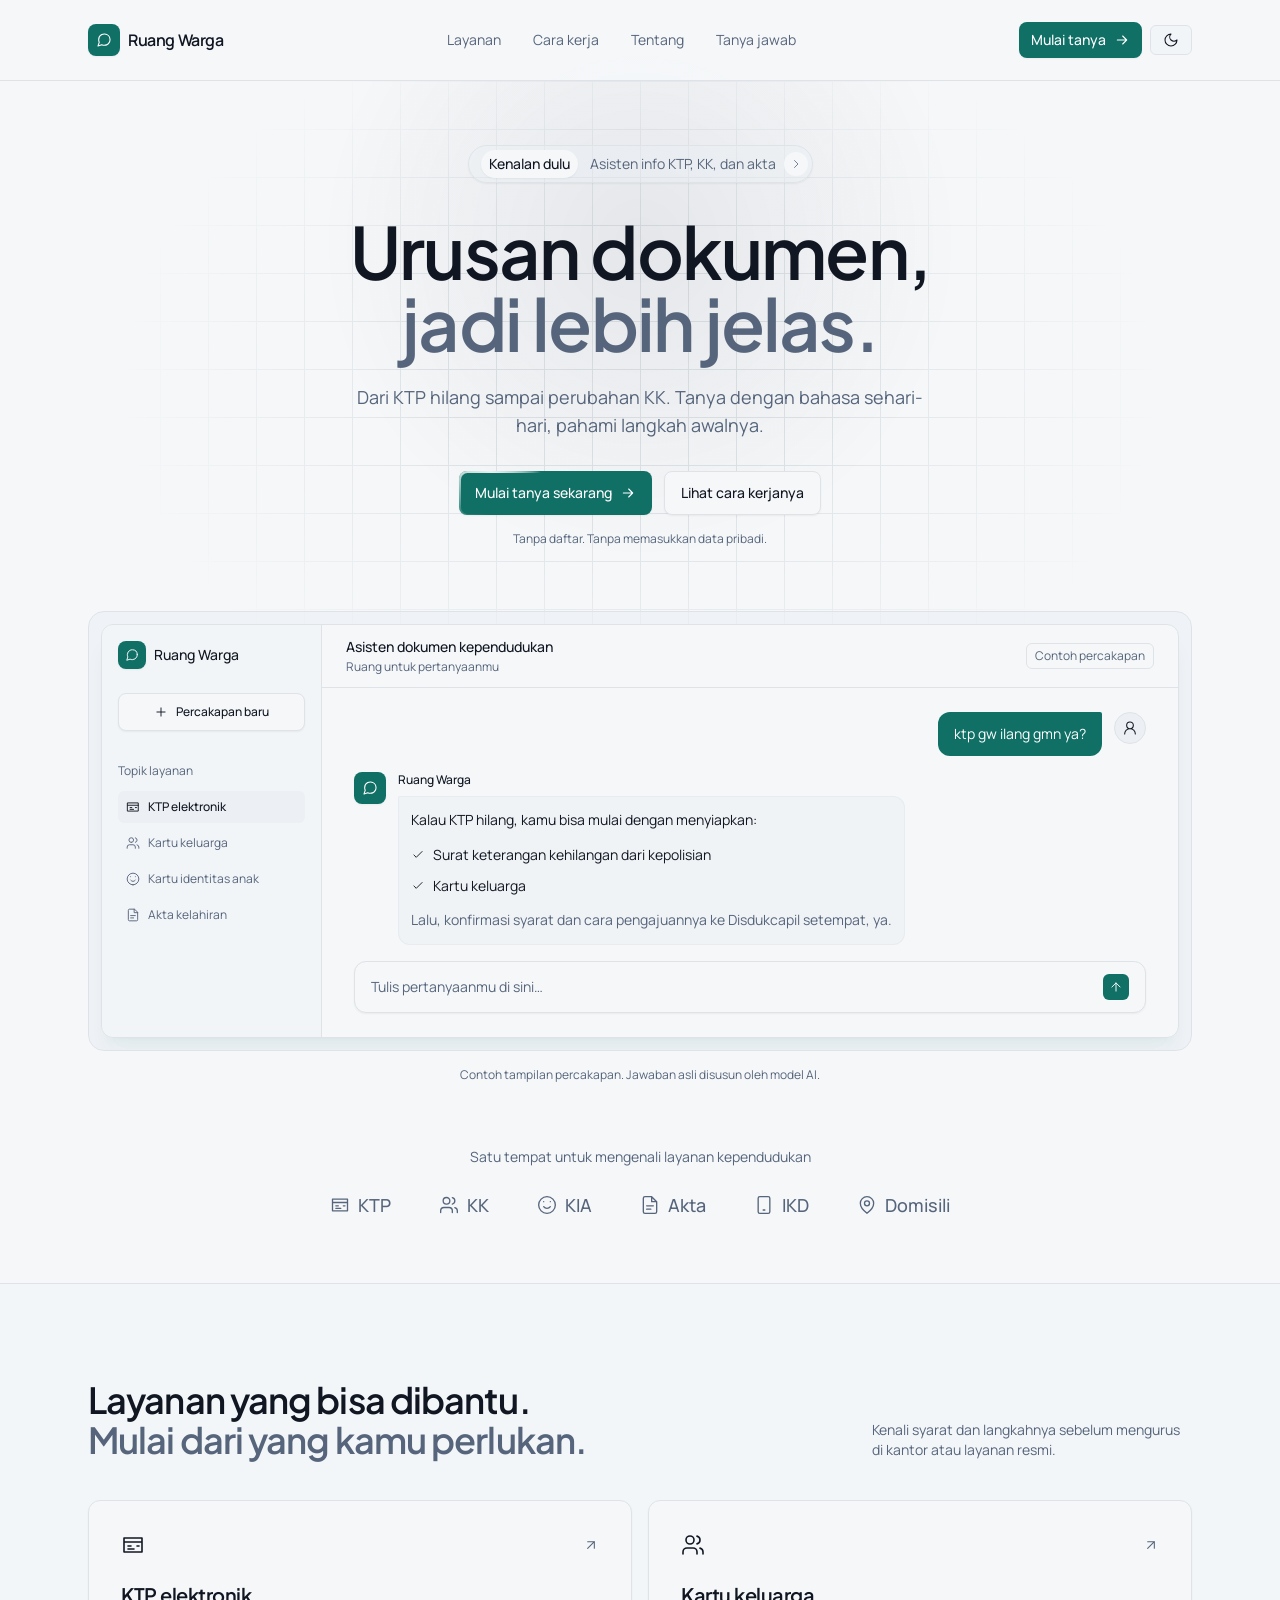
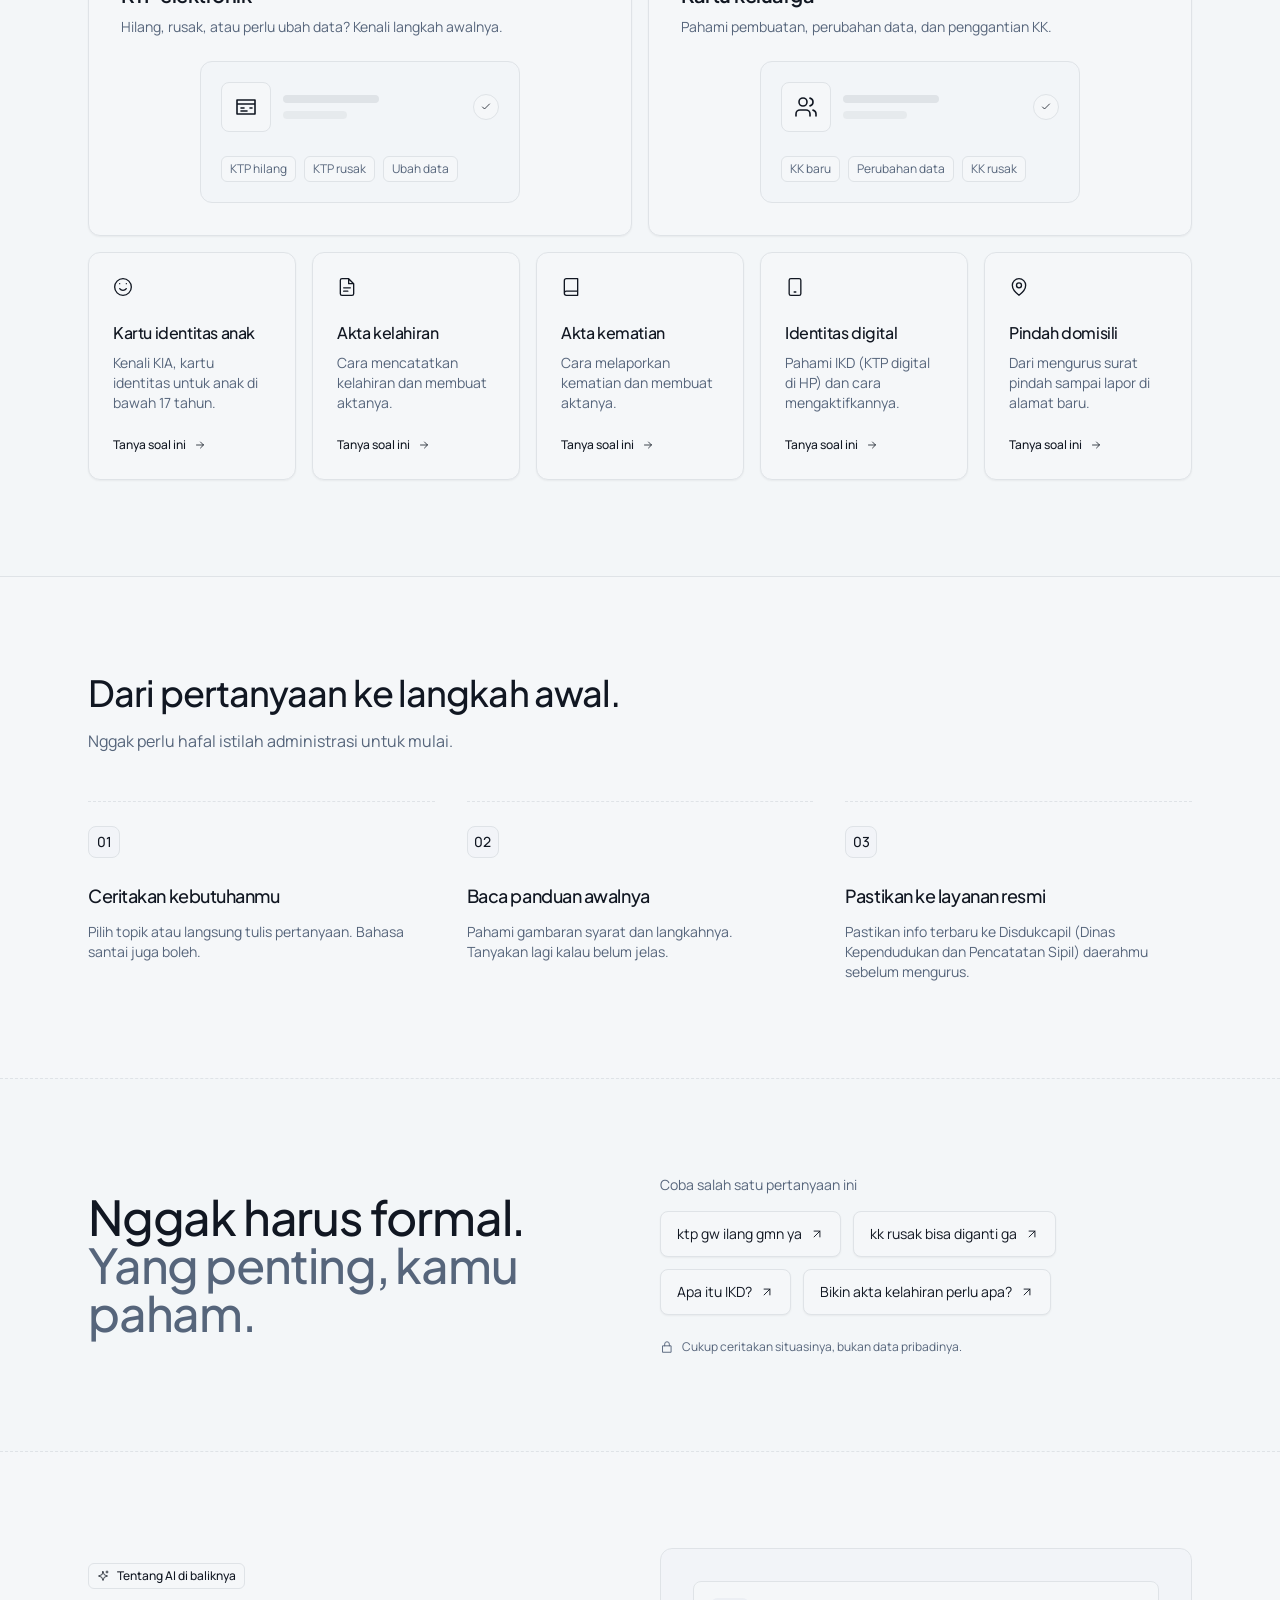
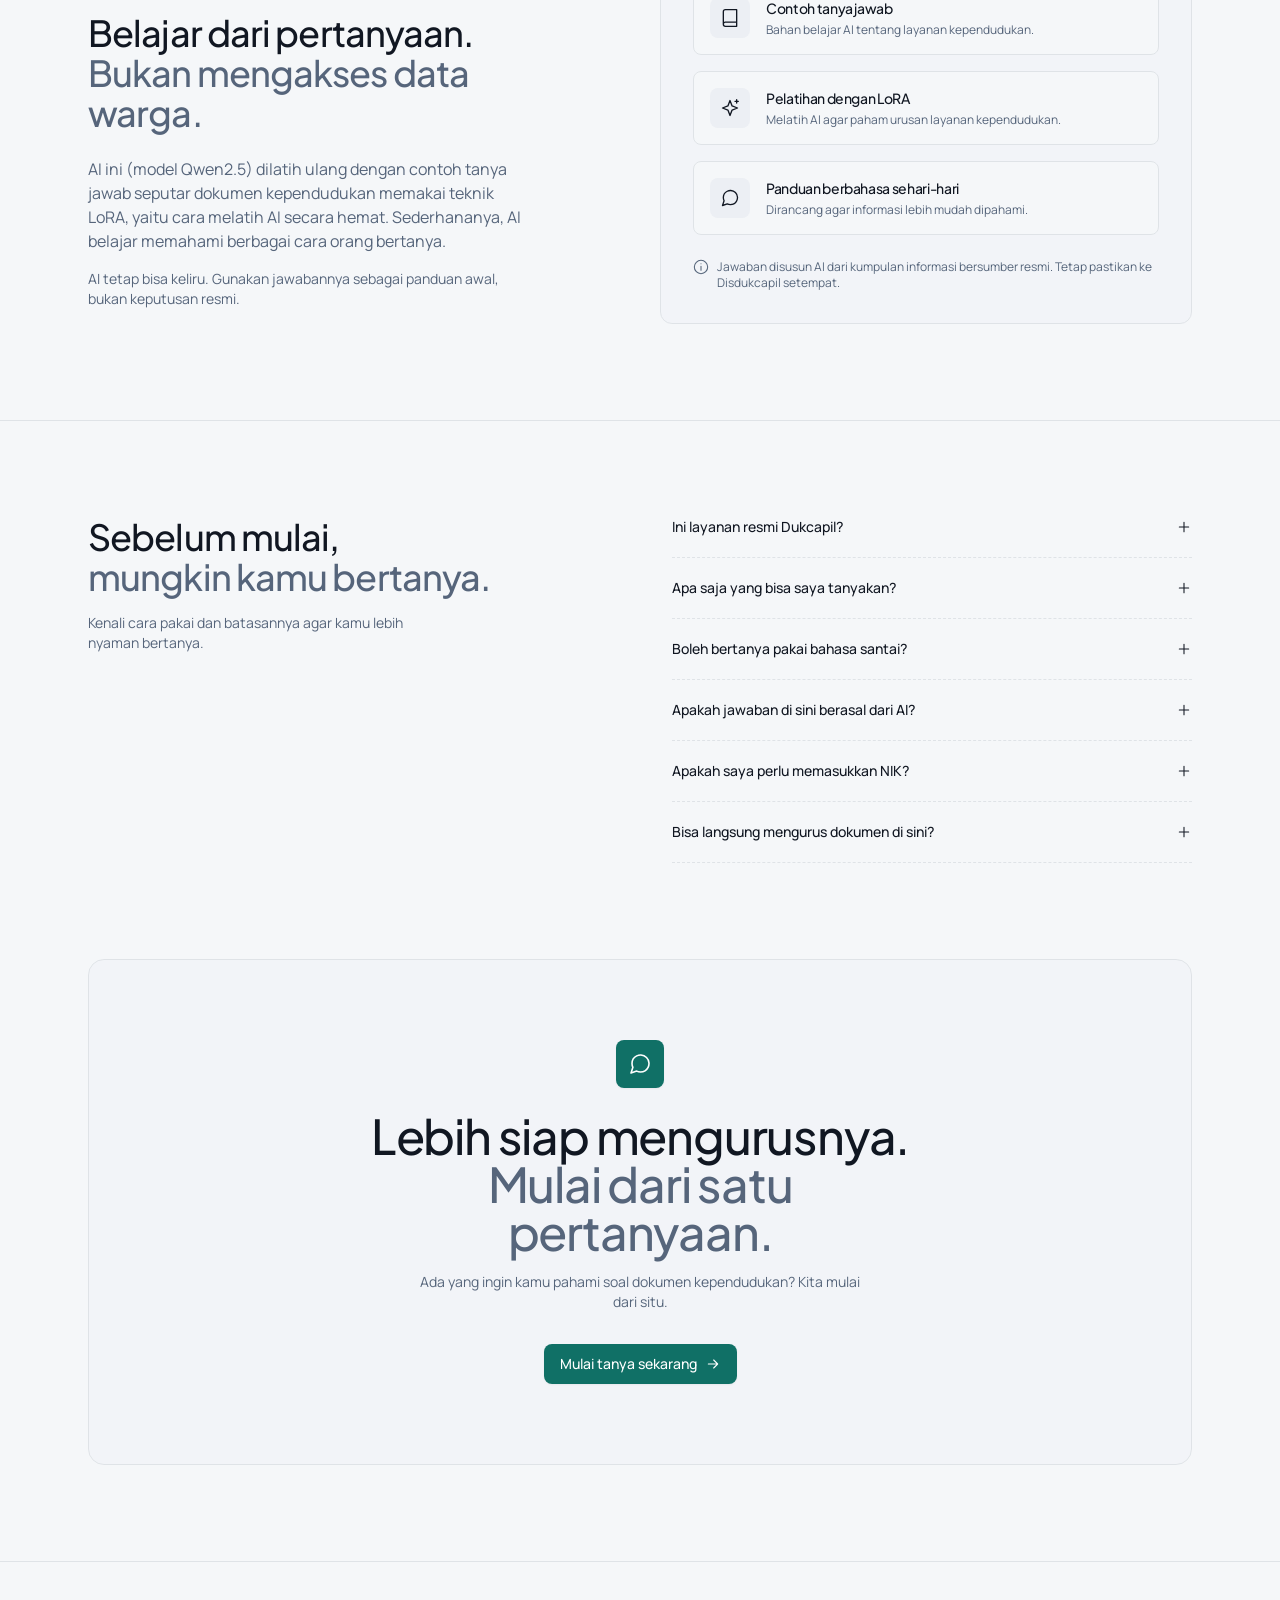
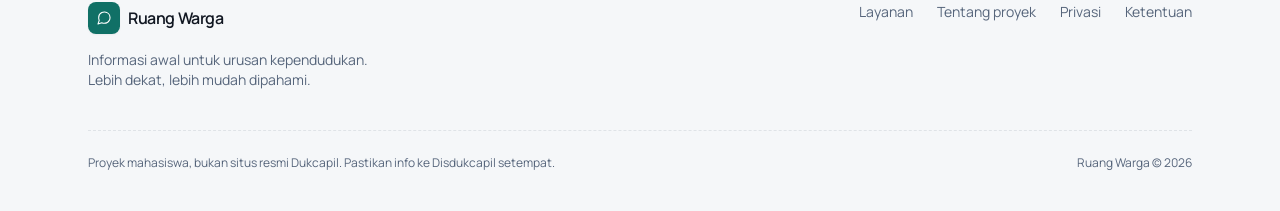
<file: templates/index.html>
<!doctype html>
<html lang="id">
  <head>
    <meta charset="utf-8" />
    <meta name="viewport" content="width=device-width, initial-scale=1" />
    <meta name="robots" content="noindex,nofollow" />
    <title>Asisten informasi dokumen kependudukan | Ruang Warga</title>
    <meta
      name="description"
      content="Tanya soal KTP, KK, dan dokumen kependudukan dengan bahasa sehari-hari. Asisten AI informasi dokumen kependudukan, bukan layanan resmi Dukcapil."
    />
    <meta
      property="og:title"
          content="Ruang Warga: Urusan dokumen, jadi lebih jelas."
    />
    <meta
      property="og:description"
      content="Asisten AI informasi administrasi kependudukan."
    />
    <meta property="og:image" content="/static/og.svg" />
    <link rel="icon" type="image/svg+xml" href="/static/favicon.svg" />
    <link
      rel="preload"
      href="/static/fonts/plus-jakarta-sans-latin-wght-normal.woff2"
      as="font"
      type="font/woff2"
      crossorigin
    />
    <link
      rel="preload"
      href="/static/fonts/manrope-latin-wght-normal.woff2"
      as="font"
      type="font/woff2"
      crossorigin
    />
    <link rel="stylesheet" href="/static/css/fonts.css" />
    <link rel="stylesheet" href="/static/css/tailwind.css" />
    <link rel="stylesheet" href="/static/css/base.css" />
    <script>
      (function () {
        let theme = null;
        try {
          theme = localStorage.getItem("ruang-warga-theme");
        } catch (e) {}
        const dark =
          theme === "dark" ||
          (!theme &&
            window.matchMedia("(prefers-color-scheme: dark)").matches);
        if (dark) document.documentElement.classList.add("dark");
      })();
    </script>
  </head>
  <body class="bg-background font-sans text-foreground antialiased">
    <a
      href="#utama"
      class="sr-only focus:not-sr-only focus:fixed focus:top-4 focus:left-4 focus:z-50 focus:rounded-lg focus:bg-background focus:p-4 focus:shadow-lg"
      >Lewati ke isi utama</a
    >
    <header class="relative z-30 border-b bg-background/95">
      <nav
        class="mx-auto max-w-6xl px-4 sm:px-6 flex h-20 items-center justify-between gap-2"
        aria-label="Navigasi utama"
      >
        <a
          href="/"
          class="inline-flex items-center gap-2 text-sm sm:text-base font-semibold tracking-tight"
          aria-label="Ruang Warga, beranda"
          ><span
            class="size-8 inline-flex shrink-0 items-center justify-center rounded-lg bg-primary text-primary-foreground shadow-sm"
            ><svg
              class="size-4 shrink-0"
              viewBox="0 0 24 24"
              fill="none"
              stroke="currentColor"
              stroke-width="1.6"
              stroke-linecap="round"
              stroke-linejoin="round"
              aria-hidden="true"
            >
              <path
                d="M21 11.5a8.38 8.38 0 0 1-.9 3.8 8.5 8.5 0 0 1-7.6 4.7 8.38 8.38 0 0 1-3.8-.9L3 21l1.9-5.7a8.38 8.38 0 0 1-.9-3.8 8.5 8.5 0 0 1 4.7-7.6 8.38 8.38 0 0 1 3.8-.9h.5a8.48 8.48 0 0 1 8 8v.5Z"
              /></svg></span
          ><span
            >Ruang Warga</span
          ></a
        >
        <div
          class="hidden items-center gap-8 text-sm text-muted-foreground md:flex"
        >
          <a class="hover:text-foreground" href="#layanan">Layanan</a
          ><a class="hover:text-foreground" href="#cara-kerja">Cara kerja</a
          ><a class="hover:text-foreground" href="#tentang">Tentang</a
          ><a class="hover:text-foreground" href="#pertanyaan">Tanya jawab</a>
        </div>
        <div class="flex items-center gap-2">
          <a
            href="/chat"
            class="inline-flex items-center justify-center gap-2 rounded-lg text-sm font-medium transition-colors duration-300 active:scale-[.98] disabled:cursor-not-allowed disabled:bg-muted disabled:text-muted-foreground disabled:shadow-none bg-primary text-primary-foreground shadow-sm hover:bg-primary/90 px-3 py-2 whitespace-nowrap"
            >Mulai tanya
            <svg
              class="hidden size-4 shrink-0 sm:block"
              viewBox="0 0 24 24"
              fill="none"
              stroke="currentColor"
              stroke-width="1.6"
              stroke-linecap="round"
              stroke-linejoin="round"
              aria-hidden="true"
            >
              <path d="M5 12h14m-6-6 6 6-6 6" /></svg></a
          ><button
            class="inline-flex items-center justify-center gap-2 rounded-lg text-sm font-medium transition-colors duration-300 active:scale-[.98] disabled:cursor-not-allowed disabled:bg-muted disabled:text-muted-foreground disabled:shadow-none text-muted-foreground hover:text-foreground hover:bg-muted p-2 md:hidden"
            id="menu-toggle"
            aria-label="Buka navigasi"
            aria-expanded="false"
            aria-controls="mobile-menu"
          >
            <svg
              class="size-5 shrink-0"
              viewBox="0 0 24 24"
              fill="none"
              stroke="currentColor"
              stroke-width="1.6"
              stroke-linecap="round"
              stroke-linejoin="round"
              aria-hidden="true"
            >
              <path d="M4 6h16M4 12h16M4 18h16" />
            </svg>
          </button>
          <button
            id="dark-mode-toggle"
            class="rounded-md border bg-muted/30 px-3 py-1.5 text-sm text-foreground hover:bg-muted transition-colors"
            aria-label="Toggle mode gelap/terang"
          >
            <svg
              class="size-4 shrink-0"
              viewBox="0 0 24 24"
              fill="none"
              stroke="currentColor"
              stroke-width="1.6"
              stroke-linecap="round"
              stroke-linejoin="round"
              aria-hidden="true"
            >
              <path
                id="dark-mode-sun"
                d="M12 3a6 6 0 0 0 9 9 9 9 0 1 1-9-9Z"
              /></svg>
              <svg
                id="dark-mode-moon"
                class="hidden"
                viewBox="0 0 24 24"
                fill="none"
                stroke="currentColor"
                stroke-width="1.6"
                stroke-linecap="round"
                stroke-linejoin="round"
                aria-hidden="true"
              >
                <circle cx="12" cy="12" r="5" /></circle>
                <line x1="12" y1="1" x2="12" y2="3" /></line>
                <line x1="12" y1="21" x2="12" y2="23" /></line>
                <line x1="4.22" y1="4.22" x2="5.64" y2="5.64" /></line>
                <line x1="18.36" y1="18.36" x2="19.78" y2="19.78" /></line>
                <line x1="1" y1="12" x2="3" y2="12" /></line>
                <line x1="21" y1="12" x2="23" y2="12" /></line>
                <line x1="4.22" y1="19.78" x2="5.64" y2="18.36" /></line>
                <line x1="18.36" y1="5.64" x2="19.78" y2="4.22" /></line>
              </svg>
            </svg>
          </button>
        </div>
      </nav>
      <nav
        id="mobile-menu"
        class="fixed inset-x-0 bottom-0 top-20 hidden bg-background/95 p-8 backdrop-blur-xl md:hidden"
        aria-label="Navigasi seluler"
      >
        <div class="flex flex-col gap-8 text-2xl font-medium">
          <a href="#layanan">Layanan</a><a href="#cara-kerja">Cara kerja</a
          ><a href="#tentang">Tentang AI</a
          ><a href="#pertanyaan">Tanya jawab</a>
        </div>
      </nav>
    </header>
    <main id="utama">
      <section class="mx-auto max-w-6xl px-6 pt-16 text-center md:pt-16">
        <a
          href="#tentang"
          class="group mx-auto inline-flex items-center gap-2 rounded-full border bg-muted/40 p-1 pl-3 text-xs text-muted-foreground shadow-sm sm:text-sm"
          ><span
            class="mr-1 rounded-full bg-background px-2 py-1 font-medium text-foreground shadow-sm"
            >Kenalan dulu</span
          >Asisten info KTP, KK, dan akta<span
            class="flex size-6 items-center justify-center rounded-full bg-background"
            ><svg
              class="size-3 shrink-0"
              viewBox="0 0 24 24"
              fill="none"
              stroke="currentColor"
              stroke-width="1.6"
              stroke-linecap="round"
              stroke-linejoin="round"
              aria-hidden="true"
            >
              <path d="m9 5 7 7-7 7" /></svg></span
        ></a>
        <h1
          class="mx-auto mt-8 max-w-4xl text-4xl font-semibold tracking-tight md:text-6xl lg:text-7xl"
        >
          Urusan dokumen,<br /><span class="text-muted-foreground"
            >jadi lebih jelas.</span
          >
        </h1>
        <p
          class="mx-auto mt-6 max-w-xl text-base text-muted-foreground md:text-lg"
        >
          Dari KTP hilang sampai perubahan KK. Tanya dengan bahasa sehari-hari,
          pahami langkah awalnya.
        </p>
        <div class="mt-8 flex flex-wrap items-center justify-center gap-3">
          <a
            class="inline-flex items-center justify-center gap-2 rounded-lg text-sm font-medium transition-colors duration-300 active:scale-[.98] disabled:cursor-not-allowed disabled:bg-muted disabled:text-muted-foreground disabled:shadow-none bg-primary text-primary-foreground shadow-sm hover:bg-primary/90 px-4 py-2.5 min-h-11 text-base"
            href="/chat"
            >Mulai tanya sekarang
            <svg
              class="size-4 shrink-0"
              viewBox="0 0 24 24"
              fill="none"
              stroke="currentColor"
              stroke-width="1.6"
              stroke-linecap="round"
              stroke-linejoin="round"
              aria-hidden="true"
            >
              <path d="M5 12h14m-6-6 6 6-6 6" /></svg></a
          ><a
            class="inline-flex items-center justify-center gap-2 rounded-lg text-sm font-medium transition-colors duration-300 active:scale-[.98] disabled:cursor-not-allowed disabled:bg-muted disabled:text-muted-foreground disabled:shadow-none border bg-background shadow-sm hover:bg-muted px-4 py-2.5 min-h-11 text-base"
            href="#cara-kerja"
            >Lihat cara kerjanya</a
          >
        </div>
        <p class="mt-4 text-xs text-muted-foreground">
          Tanpa daftar. Tanpa memasukkan data pribadi.
        </p>
        <div
          class="relative mt-12 overflow-hidden rounded-2xl border bg-muted/60 p-2 text-left md:mt-16 md:p-3"
        >
          <div
            class="grid overflow-hidden rounded-xl border bg-background shadow-xl shadow-primary/5 md:grid-cols-[220px_minmax(0,1fr)]"
          >
            <aside class="hidden flex-col border-r bg-muted/30 p-4 md:flex">
              <div class="flex items-center gap-2 text-sm font-medium">
                <span
                  class="size-7 inline-flex shrink-0 items-center justify-center rounded-lg bg-primary text-primary-foreground shadow-sm"
                  ><svg
                    class="size-3.5 shrink-0"
                    viewBox="0 0 24 24"
                    fill="none"
                    stroke="currentColor"
                    stroke-width="1.6"
                    stroke-linecap="round"
                    stroke-linejoin="round"
                    aria-hidden="true"
                  >
                    <path
                      d="M21 11.5a8.38 8.38 0 0 1-.9 3.8 8.5 8.5 0 0 1-7.6 4.7 8.38 8.38 0 0 1-3.8-.9L3 21l1.9-5.7a8.38 8.38 0 0 1-.9-3.8 8.5 8.5 0 0 1 4.7-7.6 8.38 8.38 0 0 1 3.8-.9h.5a8.48 8.48 0 0 1 8 8v.5Z"
                    /></svg></span
                >Ruang Warga
              </div>
              <a
                href="/chat"
                class="inline-flex items-center justify-center gap-2 rounded-lg text-sm font-medium transition-colors duration-300 active:scale-[.98] disabled:cursor-not-allowed disabled:bg-muted disabled:text-muted-foreground disabled:shadow-none border bg-background shadow-sm hover:bg-muted px-4 py-2.5 mt-6 w-full justify-start text-xs"
                ><svg
                  class="size-3.5 shrink-0"
                  viewBox="0 0 24 24"
                  fill="none"
                  stroke="currentColor"
                  stroke-width="1.6"
                  stroke-linecap="round"
                  stroke-linejoin="round"
                  aria-hidden="true"
                >
                  <path d="M12 5v14M5 12h14" /></svg
                >Percakapan baru</a
              >
              <p class="mb-3 mt-8 text-xs text-muted-foreground">
                Topik layanan
              </p>
              <div class="space-y-1">
                <a
                  class="flex items-center gap-2 rounded-md p-2 text-xs bg-muted font-medium"
                  href="/chat?q=ktp%20gw%20ilang%20gmn%20ya"
                  ><svg
                    class="size-3.5 shrink-0"
                    viewBox="0 0 24 24"
                    fill="none"
                    stroke="currentColor"
                    stroke-width="1.6"
                    stroke-linecap="round"
                    stroke-linejoin="round"
                    aria-hidden="true"
                  >
                    <path d="M3 5h18v14H3ZM3 9h18M7 13h3M7 16h6M16 13h2" /></svg
                  >KTP elektronik</a
                ><a
                  class="flex items-center gap-2 rounded-md p-2 text-xs text-muted-foreground hover:bg-muted"
                  href="/chat?q=kk%20rusak%20bisa%20diganti%20ga"
                  ><svg
                    class="size-3.5 shrink-0"
                    viewBox="0 0 24 24"
                    fill="none"
                    stroke="currentColor"
                    stroke-width="1.6"
                    stroke-linecap="round"
                    stroke-linejoin="round"
                    aria-hidden="true"
                  >
                    <path
                      d="M16 21v-2a4 4 0 0 0-4-4H6a4 4 0 0 0-4 4v2M9 11a4 4 0 1 0 0-8 4 4 0 0 0 0 8M22 21v-2a4 4 0 0 0-3-3.87M16 3.13a4 4 0 0 1 0 7.75"
                    /></svg
                  >Kartu keluarga</a
                ><a
                  class="flex items-center gap-2 rounded-md p-2 text-xs text-muted-foreground hover:bg-muted"
                  href="/chat?q=Apa%20itu%20KIA%3F"
                  ><svg
                    class="size-3.5 shrink-0"
                    viewBox="0 0 24 24"
                    fill="none"
                    stroke="currentColor"
                    stroke-width="1.6"
                    stroke-linecap="round"
                    stroke-linejoin="round"
                    aria-hidden="true"
                  >
                    <path
                      d="M12 22a10 10 0 1 0 0-20 10 10 0 0 0 0 20ZM8 14s1.5 2 4 2 4-2 4-2M8 8h.01M16 8h.01"
                    /></svg
                  >Kartu identitas anak</a
                ><a
                  class="flex items-center gap-2 rounded-md p-2 text-xs text-muted-foreground hover:bg-muted"
                  href="/chat?q=Cara%20mengurus%20akta%20kelahiran%3F"
                  ><svg
                    class="size-3.5 shrink-0"
                    viewBox="0 0 24 24"
                    fill="none"
                    stroke="currentColor"
                    stroke-width="1.6"
                    stroke-linecap="round"
                    stroke-linejoin="round"
                    aria-hidden="true"
                  >
                    <path
                      d="M14 2H6a2 2 0 0 0-2 2v16a2 2 0 0 0 2 2h12a2 2 0 0 0 2-2V8ZM14 2v6h6M8 13h8M8 17h5"
                    /></svg
                  >Akta kelahiran</a
                >
              </div>
            </aside>
            <div class="min-w-0">
              <div
                class="flex items-center justify-between gap-4 border-b px-4 py-3 sm:px-6"
              >
                <div>
                  <p class="text-sm font-medium">
                    Asisten dokumen kependudukan
                  </p>
                  <p class="mt-0.5 text-xs text-muted-foreground">
                    Ruang untuk pertanyaanmu
                  </p>
                </div>
                <span
                  class="rounded-md border px-2 py-1 text-xs text-muted-foreground"
                  >Contoh<span class="hidden sm:inline"> percakapan</span></span
                >
              </div>
              <div class="space-y-4 px-4 py-6 sm:px-8 sm:py-6">
                <div class="flex justify-end gap-3">
                  <p
                    class="rounded-xl rounded-tr-sm bg-primary px-4 py-3 text-sm text-primary-foreground"
                  >
                    ktp gw ilang gmn ya?
                  </p>
                  <span
                    class="hidden size-8 items-center justify-center rounded-full border bg-muted sm:inline-flex"
                    ><svg
                      class="size-4 shrink-0"
                      viewBox="0 0 24 24"
                      fill="none"
                      stroke="currentColor"
                      stroke-width="1.6"
                      stroke-linecap="round"
                      stroke-linejoin="round"
                      aria-hidden="true"
                    >
                      <path
                        d="M20 21a8 8 0 0 0-16 0M12 13a5 5 0 1 0 0-10 5 5 0 0 0 0 10"
                      /></svg
                  ></span>
                </div>
                <div class="flex items-start gap-3">
                  <span
                    class="size-8 inline-flex shrink-0 items-center justify-center rounded-lg bg-primary text-primary-foreground shadow-sm"
                    ><svg
                      class="size-4 shrink-0"
                      viewBox="0 0 24 24"
                      fill="none"
                      stroke="currentColor"
                      stroke-width="1.6"
                      stroke-linecap="round"
                      stroke-linejoin="round"
                      aria-hidden="true"
                    >
                      <path
                        d="M21 11.5a8.38 8.38 0 0 1-.9 3.8 8.5 8.5 0 0 1-7.6 4.7 8.38 8.38 0 0 1-3.8-.9L3 21l1.9-5.7a8.38 8.38 0 0 1-.9-3.8 8.5 8.5 0 0 1 4.7-7.6 8.38 8.38 0 0 1 3.8-.9h.5a8.48 8.48 0 0 1 8 8v.5Z"
                      /></svg
                  ></span>
                  <div class="max-w-lg">
                    <p class="mb-2 text-xs font-medium">Ruang Warga</p>
                    <div
                      class="rounded-xl rounded-tl-sm border border-border/50 bg-muted/50 p-3 text-sm leading-relaxed"
                    >
                      <p>
                        Kalau KTP hilang, kamu bisa mulai dengan menyiapkan:
                      </p>
                      <ul class="my-3 space-y-2">
                        <li class="flex items-center gap-2">
                          <svg
                            class="size-3.5 shrink-0"
                            viewBox="0 0 24 24"
                            fill="none"
                            stroke="currentColor"
                            stroke-width="1.6"
                            stroke-linecap="round"
                            stroke-linejoin="round"
                            aria-hidden="true"
                          >
                            <path d="m5 12 4 4L19 6" /></svg
                          >Surat keterangan kehilangan dari kepolisian
                        </li>
                        <li class="flex items-center gap-2">
                          <svg
                            class="size-3.5 shrink-0"
                            viewBox="0 0 24 24"
                            fill="none"
                            stroke="currentColor"
                            stroke-width="1.6"
                            stroke-linecap="round"
                            stroke-linejoin="round"
                            aria-hidden="true"
                          >
                            <path d="m5 12 4 4L19 6" /></svg
                          >Kartu keluarga
                        </li>
                      </ul>
                      <p class="text-muted-foreground">
                        Lalu, konfirmasi syarat dan cara pengajuannya ke
                        Disdukcapil setempat, ya.
                      </p>
                    </div>
                  </div>
                </div>
                <a
                  href="/chat"
                  class="flex items-center justify-between rounded-xl border bg-background px-4 py-3 text-sm text-muted-foreground shadow-sm"
                  ><span>Tulis pertanyaanmu di sini…</span
                  ><span
                    class="rounded-md bg-primary p-1.5 text-primary-foreground"
                    ><svg
                      class="size-3.5 shrink-0"
                      viewBox="0 0 24 24"
                      fill="none"
                      stroke="currentColor"
                      stroke-width="1.6"
                      stroke-linecap="round"
                      stroke-linejoin="round"
                      aria-hidden="true"
                    >
                      <path d="M12 19V5M5 12l7-7 7 7" /></svg></span
                ></a>
              </div>
            </div>
          </div>
        </div>
        <p class="mt-4 text-xs text-muted-foreground">
          Contoh tampilan percakapan. Jawaban asli disusun oleh model AI.
        </p>
      </section>
      <section
        class="mx-auto max-w-6xl px-6 py-12 md:py-16"
        aria-label="Cakupan informasi"
      >
        <p class="text-center text-sm text-muted-foreground">
          Satu tempat untuk mengenali layanan kependudukan
        </p>
        <div
          class="mt-6 flex flex-wrap justify-center gap-x-8 gap-y-4 text-base font-medium text-muted-foreground md:gap-x-12 md:text-lg"
        >
          <span class="inline-flex items-center gap-2"
            ><svg
              class="size-5 shrink-0"
              viewBox="0 0 24 24"
              fill="none"
              stroke="currentColor"
              stroke-width="1.6"
              stroke-linecap="round"
              stroke-linejoin="round"
              aria-hidden="true"
            >
              <path d="M3 5h18v14H3ZM3 9h18M7 13h3M7 16h6M16 13h2" /></svg
            >KTP</span
          ><span class="inline-flex items-center gap-2"
            ><svg
              class="size-5 shrink-0"
              viewBox="0 0 24 24"
              fill="none"
              stroke="currentColor"
              stroke-width="1.6"
              stroke-linecap="round"
              stroke-linejoin="round"
              aria-hidden="true"
            >
              <path
                d="M16 21v-2a4 4 0 0 0-4-4H6a4 4 0 0 0-4 4v2M9 11a4 4 0 1 0 0-8 4 4 0 0 0 0 8M22 21v-2a4 4 0 0 0-3-3.87M16 3.13a4 4 0 0 1 0 7.75"
              /></svg
            >KK</span
          ><span class="inline-flex items-center gap-2"
            ><svg
              class="size-5 shrink-0"
              viewBox="0 0 24 24"
              fill="none"
              stroke="currentColor"
              stroke-width="1.6"
              stroke-linecap="round"
              stroke-linejoin="round"
              aria-hidden="true"
            >
              <path
                d="M12 22a10 10 0 1 0 0-20 10 10 0 0 0 0 20ZM8 14s1.5 2 4 2 4-2 4-2M8 8h.01M16 8h.01"
              /></svg
            >KIA</span
          ><span class="inline-flex items-center gap-2"
            ><svg
              class="size-5 shrink-0"
              viewBox="0 0 24 24"
              fill="none"
              stroke="currentColor"
              stroke-width="1.6"
              stroke-linecap="round"
              stroke-linejoin="round"
              aria-hidden="true"
            >
              <path
                d="M14 2H6a2 2 0 0 0-2 2v16a2 2 0 0 0 2 2h12a2 2 0 0 0 2-2V8ZM14 2v6h6M8 13h8M8 17h5"
              /></svg
            >Akta</span
          ><span class="inline-flex items-center gap-2"
            ><svg
              class="size-5 shrink-0"
              viewBox="0 0 24 24"
              fill="none"
              stroke="currentColor"
              stroke-width="1.6"
              stroke-linecap="round"
              stroke-linejoin="round"
              aria-hidden="true"
            >
              <path
                d="M7 2h10a2 2 0 0 1 2 2v16a2 2 0 0 1-2 2H7a2 2 0 0 1-2-2V4a2 2 0 0 1 2-2ZM11 18h2"
              /></svg
            >IKD</span
          ><span class="inline-flex items-center gap-2"
            ><svg
              class="size-5 shrink-0"
              viewBox="0 0 24 24"
              fill="none"
              stroke="currentColor"
              stroke-width="1.6"
              stroke-linecap="round"
              stroke-linejoin="round"
              aria-hidden="true"
            >
              <path
                d="M20 10c0 6-8 12-8 12S4 16 4 10a8 8 0 1 1 16 0ZM12 13a3 3 0 1 0 0-6 3 3 0 0 0 0 6"
              /></svg
            >Domisili</span
          >
        </div>
      </section>
      <section id="layanan" class="border-y bg-muted/20 py-16 md:py-24">
        <div class="mx-auto max-w-6xl px-6">
          <div
            class="flex flex-col justify-between gap-4 md:flex-row md:items-end"
          >
<h2
              class="max-w-xl text-3xl font-semibold tracking-tight md:text-4xl"
              >
              Layanan yang bisa dibantu.<br /><span
                class="text-muted-foreground"
                >Mulai dari yang kamu perlukan.</span
              >
            </h2>
            <p class="max-w-xs text-sm text-muted-foreground">
              Kenali syarat dan langkahnya sebelum mengurus di kantor atau
              layanan resmi.
            </p>
          </div>
          <div class="mt-10 grid gap-4 md:grid-cols-2">
            <a
              class="group rounded-xl border bg-background p-6 shadow-sm transition-colors duration-300 hover:border-foreground/25 sm:p-8"
              href="/chat?q=ktp%20gw%20ilang%20gmn%20ya"
              ><div class="flex items-center justify-between">
                <svg
                  class="size-6 shrink-0"
                  viewBox="0 0 24 24"
                  fill="none"
                  stroke="currentColor"
                  stroke-width="1.6"
                  stroke-linecap="round"
                  stroke-linejoin="round"
                  aria-hidden="true"
                >
                  <path d="M3 5h18v14H3ZM3 9h18M7 13h3M7 16h6M16 13h2" /></svg
                ><span class="text-muted-foreground group-hover:text-foreground"
                  ><svg
                    class="size-4 shrink-0"
                    viewBox="0 0 24 24"
                    fill="none"
                    stroke="currentColor"
                    stroke-width="1.6"
                    stroke-linecap="round"
                    stroke-linejoin="round"
                    aria-hidden="true"
                  >
                    <path d="M7 17 17 7M7 7h10v10" /></svg
                ></span>
              </div>
              <h3 class="mt-6 text-xl font-semibold tracking-tight">
                KTP elektronik
              </h3>
              <p class="mt-2 max-w-sm text-sm text-muted-foreground">
                Hilang, rusak, atau perlu ubah data? Kenali langkah awalnya.
              </p>
              <div
                class="relative mx-auto mt-6 w-full max-w-xs rounded-xl border bg-muted/30 p-5"
              >
                <div class="flex items-center gap-3">
                  <span class="rounded-lg border bg-background p-3"
                    ><svg
                      class="size-6 shrink-0"
                      viewBox="0 0 24 24"
                      fill="none"
                      stroke="currentColor"
                      stroke-width="1.6"
                      stroke-linecap="round"
                      stroke-linejoin="round"
                      aria-hidden="true"
                    >
                      <path
                        d="M3 5h18v14H3ZM3 9h18M7 13h3M7 16h6M16 13h2"
                      /></svg
                  ></span>
                  <div class="space-y-2">
                    <div class="h-2 w-24 rounded-full bg-border"></div>
                    <div class="h-2 w-16 rounded-full bg-border/60"></div>
                  </div>
                  <span class="ml-auto rounded-full border bg-background p-1.5"
                    ><svg
                      class="size-3 shrink-0"
                      viewBox="0 0 24 24"
                      fill="none"
                      stroke="currentColor"
                      stroke-width="1.6"
                      stroke-linecap="round"
                      stroke-linejoin="round"
                      aria-hidden="true"
                    >
                      <path d="m5 12 4 4L19 6" /></svg
                  ></span>
                </div>
                <div class="mt-6 flex flex-wrap gap-2">
                  <span
                    class="rounded-md border bg-background px-2 py-1 text-xs text-muted-foreground"
                    >KTP hilang</span
                  ><span
                    class="rounded-md border bg-background px-2 py-1 text-xs text-muted-foreground"
                    >KTP rusak</span
                  ><span
                    class="rounded-md border bg-background px-2 py-1 text-xs text-muted-foreground"
                    >Ubah data</span
                  >
                </div>
              </div></a
            ><a
              class="group rounded-xl border bg-background p-6 shadow-sm transition-colors duration-300 hover:border-foreground/25 sm:p-8"
              href="/chat?q=kk%20rusak%20bisa%20diganti%20ga"
              ><div class="flex items-center justify-between">
                <svg
                  class="size-6 shrink-0"
                  viewBox="0 0 24 24"
                  fill="none"
                  stroke="currentColor"
                  stroke-width="1.6"
                  stroke-linecap="round"
                  stroke-linejoin="round"
                  aria-hidden="true"
                >
                  <path
                    d="M16 21v-2a4 4 0 0 0-4-4H6a4 4 0 0 0-4 4v2M9 11a4 4 0 1 0 0-8 4 4 0 0 0 0 8M22 21v-2a4 4 0 0 0-3-3.87M16 3.13a4 4 0 0 1 0 7.75"
                  /></svg
                ><span class="text-muted-foreground group-hover:text-foreground"
                  ><svg
                    class="size-4 shrink-0"
                    viewBox="0 0 24 24"
                    fill="none"
                    stroke="currentColor"
                    stroke-width="1.6"
                    stroke-linecap="round"
                    stroke-linejoin="round"
                    aria-hidden="true"
                  >
                    <path d="M7 17 17 7M7 7h10v10" /></svg
                ></span>
              </div>
<h3 class="mt-6 text-xl font-semibold tracking-tight">
                 Kartu keluarga
              </h3>
              <p class="mt-2 max-w-sm text-sm text-muted-foreground">
                Pahami pembuatan, perubahan data, dan penggantian KK.
              </p>
              <div
                class="relative mx-auto mt-6 w-full max-w-xs rounded-xl border bg-muted/30 p-5"
              >
                <div class="flex items-center gap-3">
                  <span class="rounded-lg border bg-background p-3"
                    ><svg
                      class="size-6 shrink-0"
                      viewBox="0 0 24 24"
                      fill="none"
                      stroke="currentColor"
                      stroke-width="1.6"
                      stroke-linecap="round"
                      stroke-linejoin="round"
                      aria-hidden="true"
                    >
                      <path
                        d="M16 21v-2a4 4 0 0 0-4-4H6a4 4 0 0 0-4 4v2M9 11a4 4 0 1 0 0-8 4 4 0 0 0 0 8M22 21v-2a4 4 0 0 0-3-3.87M16 3.13a4 4 0 0 1 0 7.75"
                      /></svg
                  ></span>
                  <div class="space-y-2">
                    <div class="h-2 w-24 rounded-full bg-border"></div>
                    <div class="h-2 w-16 rounded-full bg-border/60"></div>
                  </div>
                  <span class="ml-auto rounded-full border bg-background p-1.5"
                    ><svg
                      class="size-3 shrink-0"
                      viewBox="0 0 24 24"
                      fill="none"
                      stroke="currentColor"
                      stroke-width="1.6"
                      stroke-linecap="round"
                      stroke-linejoin="round"
                      aria-hidden="true"
                    >
                      <path d="m5 12 4 4L19 6" /></svg
                  ></span>
                </div>
                <div class="mt-6 flex flex-wrap gap-2">
                  <span
                    class="rounded-md border bg-background px-2 py-1 text-xs text-muted-foreground"
                    >KK baru</span
                  ><span
                    class="rounded-md border bg-background px-2 py-1 text-xs text-muted-foreground"
                    >Perubahan data</span
                  ><span
                    class="rounded-md border bg-background px-2 py-1 text-xs text-muted-foreground"
                    >KK rusak</span
                  >
                </div>
              </div></a
            >
          </div>
          <div class="mt-4 grid gap-4 sm:grid-cols-2 lg:grid-cols-5">
            <a
              href="/chat?q=Apa%20itu%20KIA%3F"
              class="group rounded-xl border bg-background p-6 shadow-sm transition-colors duration-300 hover:bg-muted/40"
              ><svg
                class="size-5 shrink-0"
                viewBox="0 0 24 24"
                fill="none"
                stroke="currentColor"
                stroke-width="1.6"
                stroke-linecap="round"
                stroke-linejoin="round"
                aria-hidden="true"
              >
                <path
                  d="M12 22a10 10 0 1 0 0-20 10 10 0 0 0 0 20ZM8 14s1.5 2 4 2 4-2 4-2M8 8h.01M16 8h.01"
                />
              </svg>
              <h3 class="mt-6 text-base font-medium">Kartu identitas anak</h3>
              <p class="mt-2 text-sm text-muted-foreground">
                Kenali KIA, kartu identitas untuk anak di bawah 17 tahun.
              </p>
              <span
                class="mt-6 inline-flex items-center gap-2 text-xs font-medium"
                >Tanya soal ini
                <svg
                  class="size-3 shrink-0"
                  viewBox="0 0 24 24"
                  fill="none"
                  stroke="currentColor"
                  stroke-width="1.6"
                  stroke-linecap="round"
                  stroke-linejoin="round"
                  aria-hidden="true"
                >
                  <path d="M5 12h14m-6-6 6 6-6 6" /></svg></span></a
            ><a
              href="/chat?q=Cara%20mengurus%20akta%20kelahiran%3F"
              class="group rounded-xl border bg-background p-6 shadow-sm transition-colors duration-300 hover:bg-muted/40"
              ><svg
                class="size-5 shrink-0"
                viewBox="0 0 24 24"
                fill="none"
                stroke="currentColor"
                stroke-width="1.6"
                stroke-linecap="round"
                stroke-linejoin="round"
                aria-hidden="true"
              >
                <path
                  d="M14 2H6a2 2 0 0 0-2 2v16a2 2 0 0 0 2 2h12a2 2 0 0 0 2-2V8ZM14 2v6h6M8 13h8M8 17h5"
                />
              </svg>
              <h3 class="mt-6 text-base font-medium">Akta kelahiran</h3>
              <p class="mt-2 text-sm text-muted-foreground">
                Cara mencatatkan kelahiran dan membuat aktanya.
              </p>
              <span
                class="mt-6 inline-flex items-center gap-2 text-xs font-medium"
                >Tanya soal ini
                <svg
                  class="size-3 shrink-0"
                  viewBox="0 0 24 24"
                  fill="none"
                  stroke="currentColor"
                  stroke-width="1.6"
                  stroke-linecap="round"
                  stroke-linejoin="round"
                  aria-hidden="true"
                >
                  <path d="M5 12h14m-6-6 6 6-6 6" /></svg></span></a
            ><a
              href="/chat?q=Cara%20mengurus%20akta%20kematian%3F"
              class="group rounded-xl border bg-background p-6 shadow-sm transition-colors duration-300 hover:bg-muted/40"
              ><svg
                class="size-5 shrink-0"
                viewBox="0 0 24 24"
                fill="none"
                stroke="currentColor"
                stroke-width="1.6"
                stroke-linecap="round"
                stroke-linejoin="round"
                aria-hidden="true"
              >
                <path
                  d="M4 19.5A2.5 2.5 0 0 1 6.5 17H20M6.5 2H20v20H6.5A2.5 2.5 0 0 1 4 19.5v-15A2.5 2.5 0 0 1 6.5 2Z"
                />
              </svg>
              <h3 class="mt-6 text-base font-medium">Akta kematian</h3>
              <p class="mt-2 text-sm text-muted-foreground">
                Cara melaporkan kematian dan membuat aktanya.
              </p>
              <span
                class="mt-6 inline-flex items-center gap-2 text-xs font-medium"
                >Tanya soal ini
                <svg
                  class="size-3 shrink-0"
                  viewBox="0 0 24 24"
                  fill="none"
                  stroke="currentColor"
                  stroke-width="1.6"
                  stroke-linecap="round"
                  stroke-linejoin="round"
                  aria-hidden="true"
                >
                  <path d="M5 12h14m-6-6 6 6-6 6" /></svg></span></a
            ><a
              href="/chat?q=IKD%20itu%20apa%20ya%3F"
              class="group rounded-xl border bg-background p-6 shadow-sm transition-colors duration-300 hover:bg-muted/40"
              ><svg
                class="size-5 shrink-0"
                viewBox="0 0 24 24"
                fill="none"
                stroke="currentColor"
                stroke-width="1.6"
                stroke-linecap="round"
                stroke-linejoin="round"
                aria-hidden="true"
              >
                <path
                  d="M7 2h10a2 2 0 0 1 2 2v16a2 2 0 0 1-2 2H7a2 2 0 0 1-2-2V4a2 2 0 0 1 2-2ZM11 18h2"
                />
              </svg>
              <h3 class="mt-6 text-base font-medium">Identitas digital</h3>
              <p class="mt-2 text-sm text-muted-foreground">
                Pahami IKD (KTP digital di HP) dan cara mengaktifkannya.
              </p>
              <span
                class="mt-6 inline-flex items-center gap-2 text-xs font-medium"
                >Tanya soal ini
                <svg
                  class="size-3 shrink-0"
                  viewBox="0 0 24 24"
                  fill="none"
                  stroke="currentColor"
                  stroke-width="1.6"
                  stroke-linecap="round"
                  stroke-linejoin="round"
                  aria-hidden="true"
                >
                  <path d="M5 12h14m-6-6 6 6-6 6" /></svg></span></a
            ><a
              href="/chat?q=Mau%20pindah%20domisili%2C%20mulai%20dari%20mana%3F"
              class="group rounded-xl border bg-background p-6 shadow-sm transition-colors duration-300 hover:bg-muted/40"
              ><svg
                class="size-5 shrink-0"
                viewBox="0 0 24 24"
                fill="none"
                stroke="currentColor"
                stroke-width="1.6"
                stroke-linecap="round"
                stroke-linejoin="round"
                aria-hidden="true"
              >
                <path
                  d="M20 10c0 6-8 12-8 12S4 16 4 10a8 8 0 1 1 16 0ZM12 13a3 3 0 1 0 0-6 3 3 0 0 0 0 6"
                />
              </svg>
              <h3 class="mt-6 text-base font-medium">Pindah domisili</h3>
              <p class="mt-2 text-sm text-muted-foreground">
                Dari mengurus surat pindah sampai lapor di alamat baru.
              </p>
              <span
                class="mt-6 inline-flex items-center gap-2 text-xs font-medium"
                >Tanya soal ini
                <svg
                  class="size-3 shrink-0"
                  viewBox="0 0 24 24"
                  fill="none"
                  stroke="currentColor"
                  stroke-width="1.6"
                  stroke-linecap="round"
                  stroke-linejoin="round"
                  aria-hidden="true"
                >
                  <path d="M5 12h14m-6-6 6 6-6 6" /></svg></span
            ></a>
          </div>
        </div>
      </section>
      <section id="cara-kerja" class="mx-auto max-w-6xl px-6 py-16 md:py-24">
        <h2 class="text-3xl font-medium tracking-tight md:text-4xl">
          Dari pertanyaan ke langkah awal.
        </h2>
        <p class="mt-4 text-muted-foreground">
          Nggak perlu hafal istilah administrasi untuk mulai.
        </p>
        <ol class="mt-12 grid gap-8 md:grid-cols-3">
          <li class="border-t border-dashed pt-6">
            <span
              class="inline-flex size-8 items-center justify-center rounded-lg border bg-muted/30 text-sm font-medium"
              >01</span
            >
            <h3 class="mt-6 text-lg font-medium">Ceritakan kebutuhanmu</h3>
            <p class="mt-3 max-w-xs text-sm text-muted-foreground">
              Pilih topik atau langsung tulis pertanyaan. Bahasa santai juga
              boleh.
            </p>
          </li>
          <li class="border-t border-dashed pt-6">
            <span
              class="inline-flex size-8 items-center justify-center rounded-lg border bg-muted/30 text-sm font-medium"
              >02</span
            >
            <h3 class="mt-6 text-lg font-medium">Baca panduan awalnya</h3>
            <p class="mt-3 max-w-xs text-sm text-muted-foreground">
              Pahami gambaran syarat dan langkahnya. Tanyakan lagi kalau belum
              jelas.
            </p>
          </li>
          <li class="border-t border-dashed pt-6">
            <span
              class="inline-flex size-8 items-center justify-center rounded-lg border bg-muted/30 text-sm font-medium"
              >03</span
            >
            <h3 class="mt-6 text-lg font-medium">Pastikan ke layanan resmi</h3>
            <p class="mt-3 max-w-xs text-sm text-muted-foreground">
              Pastikan info terbaru ke Disdukcapil (Dinas Kependudukan dan
              Pencatatan Sipil) daerahmu sebelum mengurus.
            </p>
          </li>
        </ol>
      </section>
      <section class="border-y border-dashed bg-muted/20">
        <div
          class="mx-auto max-w-6xl px-6 grid gap-10 py-16 md:grid-cols-2 md:items-center md:py-24"
        >
          <h2
            id="tagline"
            class="max-w-xl text-3xl font-medium tracking-tight md:text-5xl"
          >
            Nggak harus formal.<br /><span class="text-muted-foreground"
              >Yang penting, kamu paham.</span
            >
          </h2>
          <div>
            <p class="mb-4 text-sm text-muted-foreground">
              Coba salah satu pertanyaan ini
            </p>
            <div class="flex flex-wrap gap-3">
              <a
                class="inline-flex items-center justify-center gap-2 rounded-lg text-sm font-medium transition-colors duration-300 active:scale-[.98] disabled:cursor-not-allowed disabled:bg-muted disabled:text-muted-foreground disabled:shadow-none border bg-background shadow-sm hover:bg-muted px-4 py-2.5 rounded-full px-4 py-3 text-sm font-normal"
                href="/chat?q=ktp%20gw%20ilang%20gmn%20ya"
                >ktp gw ilang gmn ya
                <svg
                  class="size-3.5 shrink-0"
                  viewBox="0 0 24 24"
                  fill="none"
                  stroke="currentColor"
                  stroke-width="1.6"
                  stroke-linecap="round"
                  stroke-linejoin="round"
                  aria-hidden="true"
                >
                  <path d="M7 17 17 7M7 7h10v10" /></svg></a
              ><a
                class="inline-flex items-center justify-center gap-2 rounded-lg text-sm font-medium transition-colors duration-300 active:scale-[.98] disabled:cursor-not-allowed disabled:bg-muted disabled:text-muted-foreground disabled:shadow-none border bg-background shadow-sm hover:bg-muted px-4 py-2.5 rounded-full px-4 py-3 text-sm font-normal"
                href="/chat?q=kk%20rusak%20bisa%20diganti%20ga"
                >kk rusak bisa diganti ga
                <svg
                  class="size-3.5 shrink-0"
                  viewBox="0 0 24 24"
                  fill="none"
                  stroke="currentColor"
                  stroke-width="1.6"
                  stroke-linecap="round"
                  stroke-linejoin="round"
                  aria-hidden="true"
                >
                  <path d="M7 17 17 7M7 7h10v10" /></svg></a
              ><a
                class="inline-flex items-center justify-center gap-2 rounded-lg text-sm font-medium transition-colors duration-300 active:scale-[.98] disabled:cursor-not-allowed disabled:bg-muted disabled:text-muted-foreground disabled:shadow-none border bg-background shadow-sm hover:bg-muted px-4 py-2.5 rounded-full px-4 py-3 text-sm font-normal"
                href="/chat?q=Apa%20itu%20IKD%3F"
                >Apa itu IKD?
                <svg
                  class="size-3.5 shrink-0"
                  viewBox="0 0 24 24"
                  fill="none"
                  stroke="currentColor"
                  stroke-width="1.6"
                  stroke-linecap="round"
                  stroke-linejoin="round"
                  aria-hidden="true"
                >
                  <path d="M7 17 17 7M7 7h10v10" /></svg></a
              ><a
                class="inline-flex items-center justify-center gap-2 rounded-lg text-sm font-medium transition-colors duration-300 active:scale-[.98] disabled:cursor-not-allowed disabled:bg-muted disabled:text-muted-foreground disabled:shadow-none border bg-background shadow-sm hover:bg-muted px-4 py-2.5 rounded-full px-4 py-3 text-sm font-normal"
                href="/chat?q=Bikin%20akta%20kelahiran%20perlu%20apa%3F"
                >Bikin akta kelahiran perlu apa?
                <svg
                  class="size-3.5 shrink-0"
                  viewBox="0 0 24 24"
                  fill="none"
                  stroke="currentColor"
                  stroke-width="1.6"
                  stroke-linecap="round"
                  stroke-linejoin="round"
                  aria-hidden="true"
                >
                  <path d="M7 17 17 7M7 7h10v10" /></svg
              ></a>
            </div>
            <p
              class="mt-6 flex items-center gap-2 text-xs text-muted-foreground"
            >
              <svg
                class="size-3.5 shrink-0"
                viewBox="0 0 24 24"
                fill="none"
                stroke="currentColor"
                stroke-width="1.6"
                stroke-linecap="round"
                stroke-linejoin="round"
                aria-hidden="true"
              >
                <path d="M5 10h14v11H5ZM8 10V7a4 4 0 0 1 8 0v3" /></svg
              >Cukup ceritakan situasinya, bukan data pribadinya.
            </p>
          </div>
        </div>
      </section>
      <section
        id="tentang"
        class="mx-auto max-w-6xl px-6 grid gap-10 py-16 md:grid-cols-2 md:items-center md:py-24"
      >
        <div>
          <div
            class="mb-6 inline-flex items-center gap-2 rounded-md border px-2 py-1 text-xs font-medium"
          >
            <svg
              class="size-3 shrink-0"
              viewBox="0 0 24 24"
              fill="none"
              stroke="currentColor"
              stroke-width="1.6"
              stroke-linecap="round"
              stroke-linejoin="round"
              aria-hidden="true"
            >
              <path
                d="m12 3 2.5 6.5L21 12l-6.5 2.5L12 21l-2.5-6.5L3 12l6.5-2.5ZM20 2v4M18 4h4"
              /></svg
            >Tentang AI di baliknya
          </div>
          <h2 class="max-w-md text-3xl font-medium tracking-tight md:text-4xl">
            Belajar dari pertanyaan.<br /><span class="text-muted-foreground"
              >Bukan mengakses data warga.</span
            >
          </h2>
          <p class="mt-6 max-w-md text-muted-foreground">
            AI ini (model Qwen2.5) dilatih ulang dengan contoh tanya jawab
            seputar dokumen kependudukan memakai teknik LoRA, yaitu cara melatih
            AI secara hemat. Sederhananya, AI belajar memahami berbagai cara
            orang bertanya.
          </p>
          <p class="mt-4 max-w-md text-sm text-muted-foreground">
            AI tetap bisa keliru. Gunakan jawabannya sebagai panduan awal, bukan
            keputusan resmi.
          </p>
        </div>
        <div class="rounded-xl border bg-muted/30 p-6 sm:p-8">
          <div class="space-y-4">
            <div class="flex gap-4 rounded-lg border bg-background p-4">
              <span
                class="flex size-10 shrink-0 items-center justify-center rounded-lg bg-muted"
                ><svg
                  class="size-5 shrink-0"
                  viewBox="0 0 24 24"
                  fill="none"
                  stroke="currentColor"
                  stroke-width="1.6"
                  stroke-linecap="round"
                  stroke-linejoin="round"
                  aria-hidden="true"
                >
                  <path
                    d="M4 19.5A2.5 2.5 0 0 1 6.5 17H20M6.5 2H20v20H6.5A2.5 2.5 0 0 1 4 19.5v-15A2.5 2.5 0 0 1 6.5 2Z"
                  /></svg
              ></span>
              <div>
                <h3 class="text-sm font-medium">Contoh tanya jawab</h3>
                <p class="mt-1 text-xs text-muted-foreground">
                  Bahan belajar AI tentang layanan kependudukan.
                </p>
              </div>
            </div>
            <div class="flex gap-4 rounded-lg border bg-background p-4">
              <span
                class="flex size-10 shrink-0 items-center justify-center rounded-lg bg-muted"
                ><svg
                  class="size-5 shrink-0"
                  viewBox="0 0 24 24"
                  fill="none"
                  stroke="currentColor"
                  stroke-width="1.6"
                  stroke-linecap="round"
                  stroke-linejoin="round"
                  aria-hidden="true"
                >
                  <path
                    d="m12 3 2.5 6.5L21 12l-6.5 2.5L12 21l-2.5-6.5L3 12l6.5-2.5ZM20 2v4M18 4h4"
                  /></svg
              ></span>
              <div>
                <h3 class="text-sm font-medium">Pelatihan dengan LoRA</h3>
                <p class="mt-1 text-xs text-muted-foreground">
                  Melatih AI agar paham urusan layanan kependudukan.
                </p>
              </div>
            </div>
            <div class="flex gap-4 rounded-lg border bg-background p-4">
              <span
                class="flex size-10 shrink-0 items-center justify-center rounded-lg bg-muted"
                ><svg
                  class="size-5 shrink-0"
                  viewBox="0 0 24 24"
                  fill="none"
                  stroke="currentColor"
                  stroke-width="1.6"
                  stroke-linecap="round"
                  stroke-linejoin="round"
                  aria-hidden="true"
                >
                  <path
                    d="M21 11.5a8.38 8.38 0 0 1-.9 3.8 8.5 8.5 0 0 1-7.6 4.7 8.38 8.38 0 0 1-3.8-.9L3 21l1.9-5.7a8.38 8.38 0 0 1-.9-3.8 8.5 8.5 0 0 1 4.7-7.6 8.38 8.38 0 0 1 3.8-.9h.5a8.48 8.48 0 0 1 8 8v.5Z"
                  /></svg
              ></span>
              <div>
                <h3 class="text-sm font-medium">
                  Panduan berbahasa sehari-hari
                </h3>
                <p class="mt-1 text-xs text-muted-foreground">
                  Dirancang agar informasi lebih mudah dipahami.
                </p>
              </div>
            </div>
          </div>
          <p class="mt-6 flex items-start gap-2 text-xs text-muted-foreground">
            <svg
              class="size-4 shrink-0"
              viewBox="0 0 24 24"
              fill="none"
              stroke="currentColor"
              stroke-width="1.6"
              stroke-linecap="round"
              stroke-linejoin="round"
              aria-hidden="true"
            >
              <path
                d="M12 22a10 10 0 1 0 0-20 10 10 0 0 0 0 20ZM12 11v6M12 7h.01"
              /></svg
            >Jawaban disusun AI dari kumpulan informasi bersumber resmi. Tetap
            pastikan ke Disdukcapil setempat.
          </p>
        </div>
      </section>
      <section id="pertanyaan" class="border-t py-16 md:py-24">
        <div
          class="mx-auto max-w-6xl px-6 grid gap-10 md:grid-cols-2 md:gap-16"
        >
          <div>
            <h2 class="text-3xl font-medium tracking-tight md:text-4xl">
              Sebelum mulai,<br /><span class="text-muted-foreground"
                >mungkin kamu bertanya.</span
              >
            </h2>
            <p class="mt-4 max-w-xs text-sm text-muted-foreground">
              Kenali cara pakai dan batasannya agar kamu lebih nyaman bertanya.
            </p>
          </div>
          <div>
            <details class="group border-b border-dashed py-5 first:pt-0">
              <summary
                class="flex cursor-pointer list-none items-center justify-between gap-4 text-sm font-medium hover:text-muted-foreground"
              >
                Ini layanan resmi Dukcapil?<span
                  class="transition-transform duration-300 group-open:rotate-45"
                  ><svg
                    class="size-4 shrink-0"
                    viewBox="0 0 24 24"
                    fill="none"
                    stroke="currentColor"
                    stroke-width="1.6"
                    stroke-linecap="round"
                    stroke-linejoin="round"
                    aria-hidden="true"
                  >
                    <path d="M12 5v14M5 12h14" /></svg
                ></span>
              </summary>
              <p
                class="mt-4 pr-6 text-sm leading-relaxed text-muted-foreground"
              >
                Bukan. Ruang Warga adalah proyek mahasiswa untuk membantu
                memahami informasi awal administrasi kependudukan. Tidak
                terhubung ke sistem pemerintah.
              </p>
            </details>
            <details class="group border-b border-dashed py-5 first:pt-0">
              <summary
                class="flex cursor-pointer list-none items-center justify-between gap-4 text-sm font-medium hover:text-muted-foreground"
              >
                Apa saja yang bisa saya tanyakan?<span
                  class="transition-transform duration-300 group-open:rotate-45"
                  ><svg
                    class="size-4 shrink-0"
                    viewBox="0 0 24 24"
                    fill="none"
                    stroke="currentColor"
                    stroke-width="1.6"
                    stroke-linecap="round"
                    stroke-linejoin="round"
                    aria-hidden="true"
                  >
                    <path d="M12 5v14M5 12h14" /></svg
                ></span>
              </summary>
              <p
                class="mt-4 pr-6 text-sm leading-relaxed text-muted-foreground"
              >
                KTP elektronik, kartu keluarga (KK), kartu identitas anak (KIA),
                akta kelahiran, akta kematian, KTP digital (IKD), dan pindah
                domisili (pindah alamat).
              </p>
            </details>
            <details class="group border-b border-dashed py-5 first:pt-0">
              <summary
                class="flex cursor-pointer list-none items-center justify-between gap-4 text-sm font-medium hover:text-muted-foreground"
              >
                Boleh bertanya pakai bahasa santai?<span
                  class="transition-transform duration-300 group-open:rotate-45"
                  ><svg
                    class="size-4 shrink-0"
                    viewBox="0 0 24 24"
                    fill="none"
                    stroke="currentColor"
                    stroke-width="1.6"
                    stroke-linecap="round"
                    stroke-linejoin="round"
                    aria-hidden="true"
                  >
                    <path d="M12 5v14M5 12h14" /></svg
                ></span>
              </summary>
              <p
                class="mt-4 pr-6 text-sm leading-relaxed text-muted-foreground"
              >
                Boleh. Tulis seperti kamu biasa bertanya, misalnya “ktp gw ilang
                gmn ya”. Tidak perlu mengubahnya menjadi bahasa formal.
              </p>
            </details>
            <details class="group border-b border-dashed py-5 first:pt-0">
              <summary
                class="flex cursor-pointer list-none items-center justify-between gap-4 text-sm font-medium hover:text-muted-foreground"
              >
                Apakah jawaban di sini berasal dari AI?<span
                  class="transition-transform duration-300 group-open:rotate-45"
                  ><svg
                    class="size-4 shrink-0"
                    viewBox="0 0 24 24"
                    fill="none"
                    stroke="currentColor"
                    stroke-width="1.6"
                    stroke-linecap="round"
                    stroke-linejoin="round"
                    aria-hidden="true"
                  >
                    <path d="M12 5v14M5 12h14" /></svg
                ></span>
              </summary>
              <p
                class="mt-4 pr-6 text-sm leading-relaxed text-muted-foreground"
              >
                Ya. Jawaban disusun AI (model Qwen2.5 yang sudah dilatih khusus)
                yang berjalan tanpa internet, dibantu pencarian ke kumpulan
                informasi dari sumber resmi. AI tetap bisa keliru, jadi pastikan
                ke Disdukcapil setempat.
              </p>
            </details>
            <details class="group border-b border-dashed py-5 first:pt-0">
              <summary
                class="flex cursor-pointer list-none items-center justify-between gap-4 text-sm font-medium hover:text-muted-foreground"
              >
                Apakah saya perlu memasukkan NIK?<span
                  class="transition-transform duration-300 group-open:rotate-45"
                  ><svg
                    class="size-4 shrink-0"
                    viewBox="0 0 24 24"
                    fill="none"
                    stroke="currentColor"
                    stroke-width="1.6"
                    stroke-linecap="round"
                    stroke-linejoin="round"
                    aria-hidden="true"
                  >
                    <path d="M12 5v14M5 12h14" /></svg
                ></span>
              </summary>
              <p
                class="mt-4 pr-6 text-sm leading-relaxed text-muted-foreground"
              >
                Tidak. Jangan kirim NIK, nomor KK, alamat lengkap, atau foto
                dokumen. Percakapan hanya ada di tab browser ini dan hilang saat
                halaman dimuat ulang.
              </p>
            </details>
            <details class="group border-b border-dashed py-5 first:pt-0">
              <summary
                class="flex cursor-pointer list-none items-center justify-between gap-4 text-sm font-medium hover:text-muted-foreground"
              >
                Bisa langsung mengurus dokumen di sini?<span
                  class="transition-transform duration-300 group-open:rotate-45"
                  ><svg
                    class="size-4 shrink-0"
                    viewBox="0 0 24 24"
                    fill="none"
                    stroke="currentColor"
                    stroke-width="1.6"
                    stroke-linecap="round"
                    stroke-linejoin="round"
                    aria-hidden="true"
                  >
                    <path d="M12 5v14M5 12h14" /></svg
                ></span>
              </summary>
              <p
                class="mt-4 pr-6 text-sm leading-relaxed text-muted-foreground"
              >
                Belum bisa. Situs ini hanya memberikan panduan awal. Persyaratan
                dan pengajuan tetap perlu dikonfirmasi ke Disdukcapil setempat.
              </p>
            </details>
          </div>
        </div>
      </section>
      <section class="mx-auto max-w-6xl px-6 pb-16 md:pb-24">
        <div
          class="rounded-2xl border bg-muted/30 px-6 py-16 text-center md:py-20"
        >
          <span
            class="size-12 inline-flex shrink-0 items-center justify-center rounded-lg bg-primary text-primary-foreground shadow-sm"
            ><svg
              class="size-6 shrink-0"
              viewBox="0 0 24 24"
              fill="none"
              stroke="currentColor"
              stroke-width="1.6"
              stroke-linecap="round"
              stroke-linejoin="round"
              aria-hidden="true"
            >
              <path
                d="M21 11.5a8.38 8.38 0 0 1-.9 3.8 8.5 8.5 0 0 1-7.6 4.7 8.38 8.38 0 0 1-3.8-.9L3 21l1.9-5.7a8.38 8.38 0 0 1-.9-3.8 8.5 8.5 0 0 1 4.7-7.6 8.38 8.38 0 0 1 3.8-.9h.5a8.48 8.48 0 0 1 8 8v.5Z"
              /></svg
          ></span>
          <h2
            class="mx-auto mt-6 max-w-xl text-3xl font-medium tracking-tight md:text-5xl"
          >
            Lebih siap mengurusnya.<br /><span class="text-muted-foreground"
              >Mulai dari satu pertanyaan.</span
            >
          </h2>
          <p class="mx-auto mt-4 max-w-md text-sm text-muted-foreground">
            Ada yang ingin kamu pahami soal dokumen kependudukan? Kita mulai
            dari situ.
          </p>
          <a
            class="inline-flex items-center justify-center gap-2 rounded-lg text-sm font-medium transition-colors duration-300 active:scale-[.98] disabled:cursor-not-allowed disabled:bg-muted disabled:text-muted-foreground disabled:shadow-none bg-primary text-primary-foreground shadow-sm hover:bg-primary/90 px-4 py-2.5 mt-8 text-base"
            href="/chat"
            >Mulai tanya sekarang
            <svg
              class="size-4 shrink-0"
              viewBox="0 0 24 24"
              fill="none"
              stroke="currentColor"
              stroke-width="1.6"
              stroke-linecap="round"
              stroke-linejoin="round"
              aria-hidden="true"
            >
              <path d="M5 12h14m-6-6 6 6-6 6" /></svg
          ></a>
        </div>
      </section>
    </main>
    <footer class="border-t">
      <div class="mx-auto max-w-6xl px-6 py-10">
        <div class="flex flex-col justify-between gap-8 md:flex-row">
          <div>
            <a
              href="/"
              class="inline-flex items-center gap-2 text-sm sm:text-base font-semibold tracking-tight"
              aria-label="Ruang Warga, beranda"
              ><span
                class="size-8 inline-flex shrink-0 items-center justify-center rounded-lg bg-primary text-primary-foreground shadow-sm"
                ><svg
                  class="size-4 shrink-0"
                  viewBox="0 0 24 24"
                  fill="none"
                  stroke="currentColor"
                  stroke-width="1.6"
                  stroke-linecap="round"
                  stroke-linejoin="round"
                  aria-hidden="true"
                >
                  <path
                    d="M21 11.5a8.38 8.38 0 0 1-.9 3.8 8.5 8.5 0 0 1-7.6 4.7 8.38 8.38 0 0 1-3.8-.9L3 21l1.9-5.7a8.38 8.38 0 0 1-.9-3.8 8.5 8.5 0 0 1 4.7-7.6 8.38 8.38 0 0 1 3.8-.9h.5a8.48 8.48 0 0 1 8 8v.5Z"
                  /></svg></span
              ><span
                >Ruang Warga</span
              ></a
            >
            <p class="mt-4 max-w-sm text-sm text-muted-foreground">
              Informasi awal untuk urusan kependudukan.<br />Lebih dekat, lebih
              mudah dipahami.
            </p>
          </div>
          <div
            class="flex flex-wrap items-start gap-6 text-sm text-muted-foreground"
          >
            <a class="hover:text-foreground" href="#layanan">Layanan</a
            ><a class="hover:text-foreground" href="#tentang">Tentang proyek</a
            ><button class="hover:text-foreground" data-legal="privasi">
              Privasi</button
            ><button class="hover:text-foreground" data-legal="ketentuan">
              Ketentuan
            </button>
          </div>
        </div>
        <div
          class="mt-10 flex flex-col justify-between gap-4 border-t border-dashed pt-6 text-xs text-muted-foreground md:flex-row"
        >
          <p>
            Proyek mahasiswa, bukan situs resmi Dukcapil.<br
              class="md:hidden"
            />
            Pastikan info ke Disdukcapil setempat.
          </p>
          <p>Ruang Warga © 2026</p>
        </div>
      </div>
    </footer>
    <dialog
      id="legal-dialog"
      class="m-auto max-w-lg rounded-xl border bg-background p-6 text-foreground shadow-xl backdrop:bg-primary/30"
    >
      <h2 id="legal-title" class="text-xl font-semibold"></h2>
      <p
        id="legal-copy"
        class="mt-4 text-sm leading-relaxed text-muted-foreground"
      ></p>
      <form method="dialog" class="mt-6">
        <button
          class="inline-flex items-center justify-center gap-2 rounded-lg text-sm font-medium transition-colors duration-300 active:scale-[.98] disabled:cursor-not-allowed disabled:bg-muted disabled:text-muted-foreground disabled:shadow-none bg-primary text-primary-foreground shadow-sm hover:bg-primary/90 px-4 py-2.5"
        >
          Saya mengerti
        </button>
      </form>
    </dialog>
    <script src="/static/js/site.js"></script>
    <script src="/static/js/motion.js"></script>
    <script src="/static/js/theme.js"></script>
  </body>
</html>
</file>
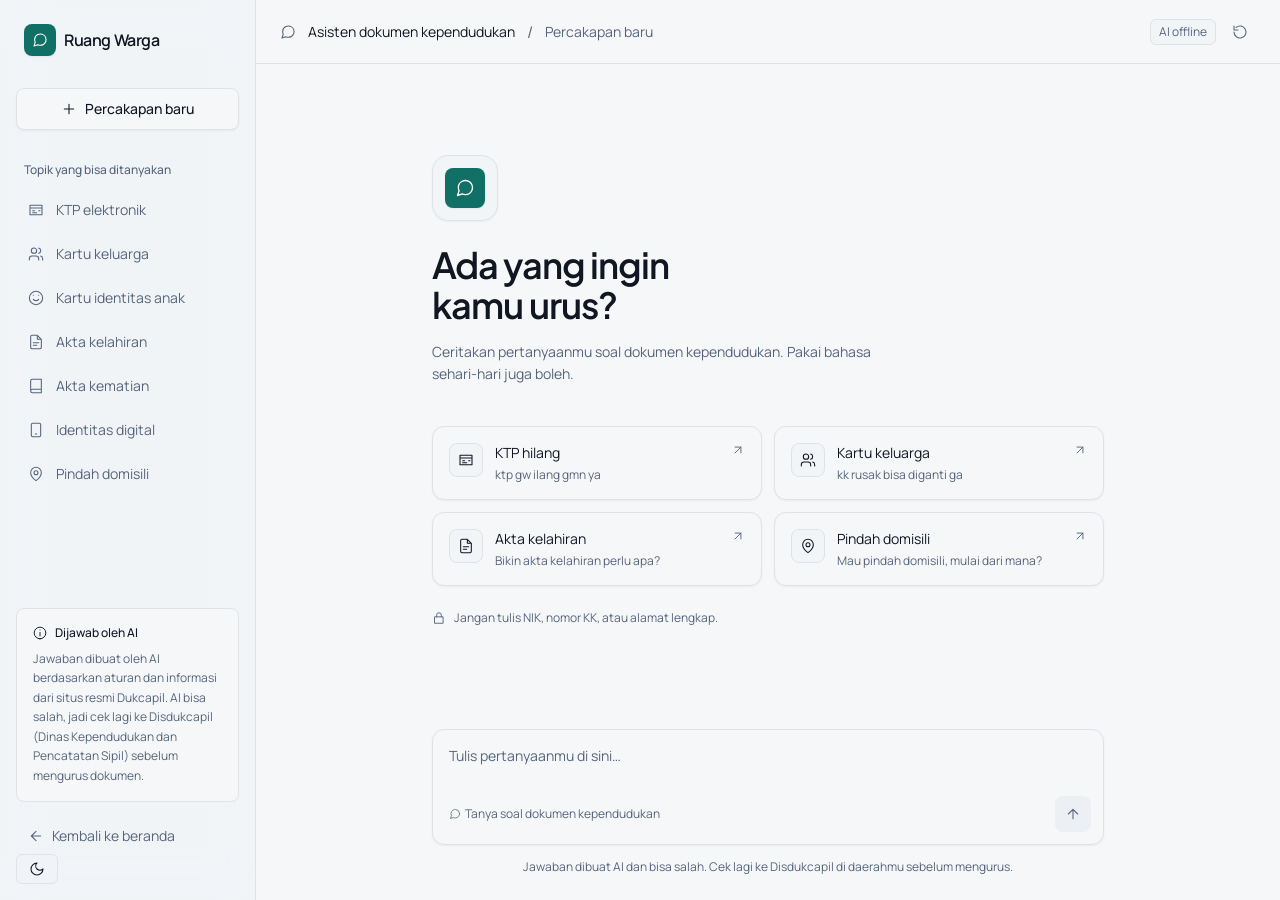
<file: templates/chat.html>
<!doctype html>
<html lang="id">
  <head>
    <meta charset="utf-8" />
    <meta name="viewport" content="width=device-width, initial-scale=1" />
    <meta name="robots" content="noindex,nofollow" />
    <title>Mulai percakapan | Ruang Warga</title>
    <meta
      name="description"
      content="Tanya soal KTP, KK, dan dokumen kependudukan dengan bahasa sehari-hari. Asisten AI informasi dokumen kependudukan, bukan layanan resmi Dukcapil."
    />
    <meta
      property="og:title"
          content="Ruang Warga: Urusan dokumen, jadi lebih jelas."
    />
    <meta
      property="og:description"
      content="Asisten AI informasi administrasi kependudukan."
    />
    <meta property="og:image" content="/static/og.svg" />
    <link rel="icon" type="image/svg+xml" href="/static/favicon.svg" />
    <link
      rel="preload"
      href="/static/fonts/plus-jakarta-sans-latin-wght-normal.woff2"
      as="font"
      type="font/woff2"
      crossorigin
    />
    <link
      rel="preload"
      href="/static/fonts/manrope-latin-wght-normal.woff2"
      as="font"
      type="font/woff2"
      crossorigin
    />
    <link rel="stylesheet" href="/static/css/fonts.css" />
    <link rel="stylesheet" href="/static/css/tailwind.css" />
    <link rel="stylesheet" href="/static/css/base.css" />
    <script>
      (function () {
        let theme = null;
        try {
          theme = localStorage.getItem("ruang-warga-theme");
        } catch (e) {}
        const dark =
          theme === "dark" ||
          (!theme &&
            window.matchMedia("(prefers-color-scheme: dark)").matches);
        if (dark) document.documentElement.classList.add("dark");
      })();
    </script>
  </head>
  <body class="bg-background font-sans text-foreground antialiased">
    <a
      href="#utama"
      class="sr-only focus:not-sr-only focus:fixed focus:top-4 focus:left-4 focus:z-50 focus:rounded-lg focus:bg-background focus:p-4 focus:shadow-lg"
      >Lewati ke isi utama</a
    >
    <div class="flex h-dvh min-h-0">
      <div
        id="sidebar-scrim"
        class="fixed inset-0 z-30 hidden bg-primary/30 md:hidden"
      ></div>
      <aside
        id="sidebar"
        class="fixed inset-y-0 left-0 z-40 hidden w-72 shrink-0 flex-col border-r bg-muted/40 p-4 backdrop-blur-xl md:static md:flex md:w-64"
      >
        <div class="flex h-12 items-center justify-between px-2">
          <a
            href="/"
            class="inline-flex items-center gap-2 font-semibold tracking-tight"
            aria-label="Ruang Warga, beranda"
            ><span
              class="size-8 inline-flex shrink-0 items-center justify-center rounded-lg bg-primary text-primary-foreground shadow-sm"
              ><svg
                class="size-4 shrink-0"
                viewBox="0 0 24 24"
                fill="none"
                stroke="currentColor"
                stroke-width="1.6"
                stroke-linecap="round"
                stroke-linejoin="round"
                aria-hidden="true"
              >
                <path
                  d="M21 11.5a8.38 8.38 0 0 1-.9 3.8 8.5 8.5 0 0 1-7.6 4.7 8.38 8.38 0 0 1-3.8-.9L3 21l1.9-5.7a8.38 8.38 0 0 1-.9-3.8 8.5 8.5 0 0 1 4.7-7.6 8.38 8.38 0 0 1 3.8-.9h.5a8.48 8.48 0 0 1 8 8v.5Z"
                /></svg></span
            ><span
              >Ruang Warga</span
            ></a
          ><button
            id="close-sidebar"
            class="inline-flex items-center justify-center gap-2 rounded-lg text-sm font-medium transition-colors duration-300 active:scale-[.98] disabled:cursor-not-allowed disabled:bg-muted disabled:text-muted-foreground disabled:shadow-none text-muted-foreground hover:text-foreground hover:bg-muted p-2 md:hidden"
            aria-label="Tutup menu"
          >
            <svg
              class="size-4 shrink-0"
              viewBox="0 0 24 24"
              fill="none"
              stroke="currentColor"
              stroke-width="1.6"
              stroke-linecap="round"
              stroke-linejoin="round"
              aria-hidden="true"
            >
              <path d="m6 6 12 12M6 18 18 6" />
            </svg>
          </button>
        </div>
        <button
          id="new-chat"
          class="inline-flex items-center justify-center gap-2 rounded-lg text-sm font-medium transition-colors duration-300 active:scale-[.98] disabled:cursor-not-allowed disabled:bg-muted disabled:text-muted-foreground disabled:shadow-none border bg-background shadow-sm hover:bg-muted px-4 py-2.5 mt-6 w-full justify-start"
        >
          <svg
            class="size-4 shrink-0"
            viewBox="0 0 24 24"
            fill="none"
            stroke="currentColor"
            stroke-width="1.6"
            stroke-linecap="round"
            stroke-linejoin="round"
            aria-hidden="true"
          >
            <path d="M12 5v14M5 12h14" /></svg
          >Percakapan baru
        </button>
        <p class="mb-3 mt-8 px-2 text-xs font-medium text-muted-foreground">
          Topik yang bisa ditanyakan
        </p>
        <nav aria-label="Pilihan topik" class="space-y-1">
          <button
            data-question="ktp gw ilang gmn ya"
            class="flex w-full items-center gap-3 rounded-lg px-3 py-2.5 text-left text-sm text-muted-foreground transition-colors duration-300 hover:bg-muted hover:text-foreground"
          >
            <svg
              class="size-4 shrink-0"
              viewBox="0 0 24 24"
              fill="none"
              stroke="currentColor"
              stroke-width="1.6"
              stroke-linecap="round"
              stroke-linejoin="round"
              aria-hidden="true"
            >
              <path d="M3 5h18v14H3ZM3 9h18M7 13h3M7 16h6M16 13h2" /></svg
            >KTP elektronik</button
          ><button
            data-question="kk rusak bisa diganti ga"
            class="flex w-full items-center gap-3 rounded-lg px-3 py-2.5 text-left text-sm text-muted-foreground transition-colors duration-300 hover:bg-muted hover:text-foreground"
          >
            <svg
              class="size-4 shrink-0"
              viewBox="0 0 24 24"
              fill="none"
              stroke="currentColor"
              stroke-width="1.6"
              stroke-linecap="round"
              stroke-linejoin="round"
              aria-hidden="true"
            >
              <path
                d="M16 21v-2a4 4 0 0 0-4-4H6a4 4 0 0 0-4 4v2M9 11a4 4 0 1 0 0-8 4 4 0 0 0 0 8M22 21v-2a4 4 0 0 0-3-3.87M16 3.13a4 4 0 0 1 0 7.75"
              /></svg
            >Kartu keluarga</button
          ><button
            data-question="Apa itu KIA?"
            class="flex w-full items-center gap-3 rounded-lg px-3 py-2.5 text-left text-sm text-muted-foreground transition-colors duration-300 hover:bg-muted hover:text-foreground"
          >
            <svg
              class="size-4 shrink-0"
              viewBox="0 0 24 24"
              fill="none"
              stroke="currentColor"
              stroke-width="1.6"
              stroke-linecap="round"
              stroke-linejoin="round"
              aria-hidden="true"
            >
              <path
                d="M12 22a10 10 0 1 0 0-20 10 10 0 0 0 0 20ZM8 14s1.5 2 4 2 4-2 4-2M8 8h.01M16 8h.01"
              /></svg
            >Kartu identitas anak</button
          ><button
            data-question="Cara mengurus akta kelahiran?"
            class="flex w-full items-center gap-3 rounded-lg px-3 py-2.5 text-left text-sm text-muted-foreground transition-colors duration-300 hover:bg-muted hover:text-foreground"
          >
            <svg
              class="size-4 shrink-0"
              viewBox="0 0 24 24"
              fill="none"
              stroke="currentColor"
              stroke-width="1.6"
              stroke-linecap="round"
              stroke-linejoin="round"
              aria-hidden="true"
            >
              <path
                d="M14 2H6a2 2 0 0 0-2 2v16a2 2 0 0 0 2 2h12a2 2 0 0 0 2-2V8ZM14 2v6h6M8 13h8M8 17h5"
              /></svg
            >Akta kelahiran</button
          ><button
            data-question="Cara mengurus akta kematian?"
            class="flex w-full items-center gap-3 rounded-lg px-3 py-2.5 text-left text-sm text-muted-foreground transition-colors duration-300 hover:bg-muted hover:text-foreground"
          >
            <svg
              class="size-4 shrink-0"
              viewBox="0 0 24 24"
              fill="none"
              stroke="currentColor"
              stroke-width="1.6"
              stroke-linecap="round"
              stroke-linejoin="round"
              aria-hidden="true"
            >
              <path
                d="M4 19.5A2.5 2.5 0 0 1 6.5 17H20M6.5 2H20v20H6.5A2.5 2.5 0 0 1 4 19.5v-15A2.5 2.5 0 0 1 6.5 2Z"
              /></svg
            >Akta kematian</button
          ><button
            data-question="IKD itu apa ya?"
            class="flex w-full items-center gap-3 rounded-lg px-3 py-2.5 text-left text-sm text-muted-foreground transition-colors duration-300 hover:bg-muted hover:text-foreground"
          >
            <svg
              class="size-4 shrink-0"
              viewBox="0 0 24 24"
              fill="none"
              stroke="currentColor"
              stroke-width="1.6"
              stroke-linecap="round"
              stroke-linejoin="round"
              aria-hidden="true"
            >
              <path
                d="M7 2h10a2 2 0 0 1 2 2v16a2 2 0 0 1-2 2H7a2 2 0 0 1-2-2V4a2 2 0 0 1 2-2ZM11 18h2"
              /></svg
            >Identitas digital</button
          ><button
            data-question="Mau pindah domisili, mulai dari mana?"
            class="flex w-full items-center gap-3 rounded-lg px-3 py-2.5 text-left text-sm text-muted-foreground transition-colors duration-300 hover:bg-muted hover:text-foreground"
          >
            <svg
              class="size-4 shrink-0"
              viewBox="0 0 24 24"
              fill="none"
              stroke="currentColor"
              stroke-width="1.6"
              stroke-linecap="round"
              stroke-linejoin="round"
              aria-hidden="true"
            >
              <path
                d="M20 10c0 6-8 12-8 12S4 16 4 10a8 8 0 1 1 16 0ZM12 13a3 3 0 1 0 0-6 3 3 0 0 0 0 6"
              /></svg
            >Pindah domisili
          </button>
        </nav>
        <div class="mt-auto pt-8">
          <div class="rounded-lg border bg-background p-4">
            <div class="flex items-center gap-2 text-xs font-medium">
              <svg
                class="size-3.5 shrink-0"
                viewBox="0 0 24 24"
                fill="none"
                stroke="currentColor"
                stroke-width="1.6"
                stroke-linecap="round"
                stroke-linejoin="round"
                aria-hidden="true"
              >
                <path
                  d="M12 22a10 10 0 1 0 0-20 10 10 0 0 0 0 20ZM12 11v6M12 7h.01"
                /></svg
              >Dijawab oleh AI
            </div>
            <p class="mt-2 text-xs leading-relaxed text-muted-foreground">
              Jawaban dibuat oleh AI berdasarkan aturan dan informasi dari situs resmi Dukcapil. AI bisa salah, jadi cek lagi ke Disdukcapil (Dinas Kependudukan dan Pencatatan Sipil) sebelum mengurus dokumen.
            </p>
          </div>
          <a
            href="/"
            class="mt-4 flex items-center gap-2 rounded-lg px-3 py-2 text-sm text-muted-foreground hover:bg-muted hover:text-foreground"
            ><svg
              class="size-4 shrink-0"
              viewBox="0 0 24 24"
              fill="none"
              stroke="currentColor"
              stroke-width="1.6"
              stroke-linecap="round"
              stroke-linejoin="round"
              aria-hidden="true"
            >
              <path d="m12 19-7-7 7-7M5 12h14" /></svg
            >Kembali ke beranda</a
          >
          <button
            id="dark-mode-toggle"
            class="rounded-md border bg-muted/30 px-3 py-1.5 text-sm text-foreground hover:bg-muted transition-colors"
            aria-label="Toggle mode gelap/terang"
          >
            <svg
              class="size-4 shrink-0"
              viewBox="0 0 24 24"
              fill="none"
              stroke="currentColor"
              stroke-width="1.6"
              stroke-linecap="round"
              stroke-linejoin="round"
              aria-hidden="true"
            >
              <path
                id="dark-mode-sun"
                d="M12 3a6 6 0 0 0 9 9 9 9 0 1 1-9-9Z"
              /></svg>
              <svg
                id="dark-mode-moon"
                class="hidden"
                viewBox="0 0 24 24"
                fill="none"
                stroke="currentColor"
                stroke-width="1.6"
                stroke-linecap="round"
                stroke-linejoin="round"
                aria-hidden="true"
              >
                <circle cx="12" cy="12" r="5" /></circle>
                <line x1="12" y1="1" x2="12" y2="3" /></line>
                <line x1="12" y1="21" x2="12" y2="23" /></line>
                <line x1="4.22" y1="4.22" x2="5.64" y2="5.64" /></line>
                <line x1="18.36" y1="18.36" x2="19.78" y2="19.78" /></line>
                <line x1="1" y1="12" x2="3" y2="12" /></line>
                <line x1="21" y1="12" x2="23" y2="12" /></line>
                <line x1="4.22" y1="19.78" x2="5.64" y2="18.36" /></line>
                <line x1="18.36" y1="5.64" x2="19.78" y2="4.22" /></line>
              </svg>
            </svg>
          </button>
        </div>
      </aside>
      <div class="flex min-w-0 flex-1 flex-col">
        <header
          class="flex h-16 shrink-0 items-center justify-between gap-3 border-b px-4 sm:px-6"
        >
          <div class="flex min-w-0 items-center gap-3">
            <button
              id="open-sidebar"
              class="inline-flex items-center justify-center gap-2 rounded-lg text-sm font-medium transition-colors duration-300 active:scale-[.98] disabled:cursor-not-allowed disabled:bg-muted disabled:text-muted-foreground disabled:shadow-none text-muted-foreground hover:text-foreground hover:bg-muted p-2 md:hidden"
              aria-label="Buka topik layanan"
              aria-expanded="false"
              aria-controls="sidebar"
            >
              <svg
                class="size-5 shrink-0"
                viewBox="0 0 24 24"
                fill="none"
                stroke="currentColor"
                stroke-width="1.6"
                stroke-linecap="round"
                stroke-linejoin="round"
                aria-hidden="true"
              >
                <path d="M3 3h18v18H3ZM9 3v18" />
              </svg></button
            ><span class="hidden text-muted-foreground sm:inline-flex"
              ><svg
                class="size-4 shrink-0"
                viewBox="0 0 24 24"
                fill="none"
                stroke="currentColor"
                stroke-width="1.6"
                stroke-linecap="round"
                stroke-linejoin="round"
                aria-hidden="true"
              >
                <path
                  d="M21 11.5a8.38 8.38 0 0 1-.9 3.8 8.5 8.5 0 0 1-7.6 4.7 8.38 8.38 0 0 1-3.8-.9L3 21l1.9-5.7a8.38 8.38 0 0 1-.9-3.8 8.5 8.5 0 0 1 4.7-7.6 8.38 8.38 0 0 1 3.8-.9h.5a8.48 8.48 0 0 1 8 8v.5Z"
                /></svg
            ></span>
            <div>
              <p class="text-sm font-bold">Asisten dokumen kependudukan</p>
              <p class="text-xs text-muted-foreground sm:hidden">Ruang Warga</p>
            </div>
            <span class="hidden text-muted-foreground sm:inline">/</span
            ><span class="hidden text-sm text-muted-foreground sm:inline"
              >Percakapan baru</span
            >
          </div>
          <div class="flex shrink-0 items-center gap-2">
            <span
              class="rounded-md border bg-muted/30 px-2 py-1 text-xs text-muted-foreground"
              >AI offline</span
            ><button
              id="reset-chat"
              class="inline-flex items-center justify-center gap-2 rounded-lg text-sm font-medium transition-colors duration-300 active:scale-[.98] disabled:cursor-not-allowed disabled:bg-muted disabled:text-muted-foreground disabled:shadow-none text-muted-foreground hover:text-foreground hover:bg-muted p-2"
              aria-label="Mulai ulang percakapan"
              title="Mulai ulang percakapan"
            >
              <svg
                class="size-4 shrink-0"
                viewBox="0 0 24 24"
                fill="none"
                stroke="currentColor"
                stroke-width="1.6"
                stroke-linecap="round"
                stroke-linejoin="round"
                aria-hidden="true"
              >
                <path d="M3 12a9 9 0 1 0 3-6.7M3 3v6h6" />
              </svg>
            </button>
          </div>
        </header>
        <main id="utama" class="flex min-h-0 flex-1 flex-col">
          <div
            id="conversation-scroll"
            class="min-h-0 flex-1 overflow-y-auto px-4 sm:px-8"
          >
            <section
              id="empty-state"
              class="mx-auto flex min-h-full max-w-2xl flex-col justify-center py-10 md:py-12"
            >
              <div class="mb-8 md:mb-10">
                <span
                  class="inline-flex rounded-2xl border bg-muted/30 p-3 shadow-sm"
                  ><span
                    class="size-10 inline-flex shrink-0 items-center justify-center rounded-lg bg-primary text-primary-foreground shadow-sm"
                    ><svg
                      class="size-5 shrink-0"
                      viewBox="0 0 24 24"
                      fill="none"
                      stroke="currentColor"
                      stroke-width="1.6"
                      stroke-linecap="round"
                      stroke-linejoin="round"
                      aria-hidden="true"
                    >
                      <path
                        d="M21 11.5a8.38 8.38 0 0 1-.9 3.8 8.5 8.5 0 0 1-7.6 4.7 8.38 8.38 0 0 1-3.8-.9L3 21l1.9-5.7a8.38 8.38 0 0 1-.9-3.8 8.5 8.5 0 0 1 4.7-7.6 8.38 8.38 0 0 1 3.8-.9h.5a8.48 8.48 0 0 1 8 8v.5Z"
                      /></svg></span
                ></span>
                <h1
                  class="mt-6 text-3xl font-bold tracking-tight sm:text-4xl"
                >
                  Ada yang ingin<br />kamu urus?
                </h1>
                <p
                  class="mt-4 max-w-md text-sm leading-relaxed text-muted-foreground"
                >
                  Ceritakan pertanyaanmu soal dokumen kependudukan. Pakai bahasa
                  sehari-hari juga boleh.
                </p>
              </div>
              <div class="grid gap-3 sm:grid-cols-2">
                <button
                  data-question="ktp gw ilang gmn ya"
                  class="group flex items-start gap-3 rounded-xl border bg-background p-4 text-left shadow-sm transition-colors duration-300 hover:bg-muted/50"
                >
                  <span class="rounded-lg border bg-muted/30 p-2"
                    ><svg
                      class="size-4 shrink-0"
                      viewBox="0 0 24 24"
                      fill="none"
                      stroke="currentColor"
                      stroke-width="1.6"
                      stroke-linecap="round"
                      stroke-linejoin="round"
                      aria-hidden="true"
                    >
                      <path
                        d="M3 5h18v14H3ZM3 9h18M7 13h3M7 16h6M16 13h2"
                      /></svg></span
                  ><span class="min-w-0 flex-1"
                    ><span class="block text-sm font-bold">KTP hilang</span
                    ><span class="mt-1 block text-xs text-muted-foreground"
                      >ktp gw ilang gmn ya</span
                    ></span
                  ><span
                    class="text-muted-foreground group-hover:text-foreground"
                    ><svg
                      class="size-3.5 shrink-0"
                      viewBox="0 0 24 24"
                      fill="none"
                      stroke="currentColor"
                      stroke-width="1.6"
                      stroke-linecap="round"
                      stroke-linejoin="round"
                      aria-hidden="true"
                    >
                      <path d="M7 17 17 7M7 7h10v10" /></svg
                  ></span></button
                ><button
                  data-question="kk rusak bisa diganti ga"
                  class="group flex items-start gap-3 rounded-xl border bg-background p-4 text-left shadow-sm transition-colors duration-300 hover:bg-muted/50"
                >
                  <span class="rounded-lg border bg-muted/30 p-2"
                    ><svg
                      class="size-4 shrink-0"
                      viewBox="0 0 24 24"
                      fill="none"
                      stroke="currentColor"
                      stroke-width="1.6"
                      stroke-linecap="round"
                      stroke-linejoin="round"
                      aria-hidden="true"
                    >
                      <path
                        d="M16 21v-2a4 4 0 0 0-4-4H6a4 4 0 0 0-4 4v2M9 11a4 4 0 1 0 0-8 4 4 0 0 0 0 8M22 21v-2a4 4 0 0 0-3-3.87M16 3.13a4 4 0 0 1 0 7.75"
                      /></svg></span
                  ><span class="min-w-0 flex-1"
                    ><span class="block text-sm font-bold"
                      >Kartu keluarga</span
                    ><span class="mt-1 block text-xs text-muted-foreground"
                      >kk rusak bisa diganti ga</span
                    ></span
                  ><span
                    class="text-muted-foreground group-hover:text-foreground"
                    ><svg
                      class="size-3.5 shrink-0"
                      viewBox="0 0 24 24"
                      fill="none"
                      stroke="currentColor"
                      stroke-width="1.6"
                      stroke-linecap="round"
                      stroke-linejoin="round"
                      aria-hidden="true"
                    >
                      <path d="M7 17 17 7M7 7h10v10" /></svg
                  ></span></button
                ><button
                  data-question="Bikin akta kelahiran perlu apa?"
                  class="group flex items-start gap-3 rounded-xl border bg-background p-4 text-left shadow-sm transition-colors duration-300 hover:bg-muted/50"
                >
                  <span class="rounded-lg border bg-muted/30 p-2"
                    ><svg
                      class="size-4 shrink-0"
                      viewBox="0 0 24 24"
                      fill="none"
                      stroke="currentColor"
                      stroke-width="1.6"
                      stroke-linecap="round"
                      stroke-linejoin="round"
                      aria-hidden="true"
                    >
                      <path
                        d="M14 2H6a2 2 0 0 0-2 2v16a2 2 0 0 0 2 2h12a2 2 0 0 0 2-2V8ZM14 2v6h6M8 13h8M8 17h5"
                      /></svg></span
                  ><span class="min-w-0 flex-1"
                    ><span class="block text-sm font-bold"
                      >Akta kelahiran</span
                    ><span class="mt-1 block text-xs text-muted-foreground"
                      >Bikin akta kelahiran perlu apa?</span
                    ></span
                  ><span
                    class="text-muted-foreground group-hover:text-foreground"
                    ><svg
                      class="size-3.5 shrink-0"
                      viewBox="0 0 24 24"
                      fill="none"
                      stroke="currentColor"
                      stroke-width="1.6"
                      stroke-linecap="round"
                      stroke-linejoin="round"
                      aria-hidden="true"
                    >
                      <path d="M7 17 17 7M7 7h10v10" /></svg
                  ></span></button
                ><button
                  data-question="Mau pindah domisili, mulai dari mana?"
                  class="group flex items-start gap-3 rounded-xl border bg-background p-4 text-left shadow-sm transition-colors duration-300 hover:bg-muted/50"
                >
                  <span class="rounded-lg border bg-muted/30 p-2"
                    ><svg
                      class="size-4 shrink-0"
                      viewBox="0 0 24 24"
                      fill="none"
                      stroke="currentColor"
                      stroke-width="1.6"
                      stroke-linecap="round"
                      stroke-linejoin="round"
                      aria-hidden="true"
                    >
                      <path
                        d="M20 10c0 6-8 12-8 12S4 16 4 10a8 8 0 1 1 16 0ZM12 13a3 3 0 1 0 0-6 3 3 0 0 0 0 6"
                      /></svg></span
                  ><span class="min-w-0 flex-1"
                    ><span class="block text-sm font-bold"
                      >Pindah domisili</span
                    ><span class="mt-1 block text-xs text-muted-foreground"
                      >Mau pindah domisili, mulai dari mana?</span
                    ></span
                  ><span
                    class="text-muted-foreground group-hover:text-foreground"
                    ><svg
                      class="size-3.5 shrink-0"
                      viewBox="0 0 24 24"
                      fill="none"
                      stroke="currentColor"
                      stroke-width="1.6"
                      stroke-linecap="round"
                      stroke-linejoin="round"
                      aria-hidden="true"
                    >
                      <path d="M7 17 17 7M7 7h10v10" /></svg
                  ></span>
                </button>
              </div>
              <p
                class="mt-6 flex items-center gap-2 text-xs text-muted-foreground"
              >
                <svg
                  class="size-3.5 shrink-0"
                  viewBox="0 0 24 24"
                  fill="none"
                  stroke="currentColor"
                  stroke-width="1.6"
                  stroke-linecap="round"
                  stroke-linejoin="round"
                  aria-hidden="true"
                >
                  <path d="M5 10h14v11H5ZM8 10V7a4 4 0 0 1 8 0v3" /></svg
                >Jangan tulis NIK, nomor KK, atau alamat lengkap.
              </p>
            </section>
            <section
              id="messages"
              class="mx-auto hidden max-w-2xl space-y-6 py-8"
              role="log"
              aria-live="polite"
              aria-relevant="additions"
              aria-label="Percakapan"
            ></section>
          </div>
          <div class="shrink-0 bg-background px-4 pb-4 pt-3 sm:px-8 sm:pb-6">
            <div class="mx-auto max-w-2xl">
              <form
                id="chat-form"
                class="rounded-xl border bg-background p-3 shadow-sm focus-within:ring-2 focus-within:ring-ring/20"
              >
                <label class="sr-only" for="question"
                  >Pertanyaan tentang layanan kependudukan</label
                ><textarea
                  id="question"
                  name="question"
                  class="max-h-32 min-h-12 w-full resize-none bg-transparent px-1 py-1 text-base placeholder:text-muted-foreground focus:outline-none focus-visible:outline-none focus-visible:ring-0 sm:text-sm"
                  rows="2"
                  maxlength="600"
                  placeholder="Tulis pertanyaanmu di sini…"
                  aria-describedby="chat-hint chat-error"
                ></textarea>
                <div class="flex items-center justify-between gap-3">
                  <span class="px-1 text-xs font-bold text-muted-foreground"
                    ><svg
                      class="mr-1 inline size-3 shrink-0"
                      viewBox="0 0 24 24"
                      fill="none"
                      stroke="currentColor"
                      stroke-width="1.6"
                      stroke-linecap="round"
                      stroke-linejoin="round"
                      aria-hidden="true"
                    >
                      <path
                        d="M21 11.5a8.38 8.38 0 0 1-.9 3.8 8.5 8.5 0 0 1-7.6 4.7 8.38 8.38 0 0 1-3.8-.9L3 21l1.9-5.7a8.38 8.38 0 0 1-.9-3.8 8.5 8.5 0 0 1 4.7-7.6 8.38 8.38 0 0 1 3.8-.9h.5a8.48 8.48 0 0 1 8 8v.5Z"
                      /></svg
                    >Tanya soal dokumen kependudukan</span
                  ><button
                    id="send-button"
                    class="inline-flex items-center justify-center gap-2 rounded-lg text-sm font-medium transition-colors duration-300 active:scale-[.98] disabled:cursor-not-allowed disabled:bg-muted disabled:text-muted-foreground disabled:shadow-none bg-primary text-primary-foreground shadow-sm hover:bg-primary/90 px-4 py-2.5 size-9 rounded-lg p-0"
                    type="submit"
                    aria-label="Kirim pertanyaan"
                    disabled
                  >
                    <svg
                      class="size-4 shrink-0"
                      viewBox="0 0 24 24"
                      fill="none"
                      stroke="currentColor"
                      stroke-width="1.6"
                      stroke-linecap="round"
                      stroke-linejoin="round"
                      aria-hidden="true"
                    >
                      <path d="M12 19V5M5 12l7-7 7 7" />
                    </svg>
                  </button>
                </div>
              </form>
              <p
                id="chat-error"
                class="mt-2 hidden text-xs text-foreground"
                role="alert"
              ></p>
              <p
                id="chat-hint"
                class="mt-3 text-center text-xs leading-relaxed text-muted-foreground"
              >
                Jawaban dibuat AI dan bisa salah.<span
                  class="hidden sm:inline"
                >
                  Cek lagi ke Disdukcapil di daerahmu sebelum mengurus.</span
                >
              </p>
            </div>
          </div>
        </main>
      </div>
    </div>
    <script src="/static/js/chat.js"></script>
    <script src="/static/js/motion.js"></script>
    <script src="/static/js/theme.js"></script>
  </body>
</html>
</file>
<file: static/css/fonts.css>
/* Plus Jakarta Sans (Tokotype, Jakarta) for headings, Manrope for body. Both SIL OFL 1.1, variable woff2, bundled locally. */
@font-face {
  font-family: "Plus Jakarta Sans";
  font-style: normal;
  font-weight: 200 800;
  font-display: swap;
  src: url(../fonts/plus-jakarta-sans-latin-ext-wght-normal.woff2)
    format("woff2-variations");
  unicode-range:
    U+0100-02BA, U+02BD-02C5, U+02C7-02CC, U+02CE-02D7, U+02DD-02FF, U+0304,
    U+0308, U+0329, U+1D00-1DBF, U+1E00-1E9F, U+1EF2-1EFF, U+2020, U+20A0-20AB,
    U+20AD-20C0, U+2113, U+2C60-2C7F, U+A720-A7FF;
}
@font-face {
  font-family: "Plus Jakarta Sans";
  font-style: normal;
  font-weight: 200 800;
  font-display: swap;
  src: url(../fonts/plus-jakarta-sans-latin-wght-normal.woff2)
    format("woff2-variations");
  unicode-range:
    U+0000-00FF, U+0131, U+0152-0153, U+02BB-02BC, U+02C6, U+02DA, U+02DC,
    U+0304, U+0308, U+0329, U+2000-206F, U+20AC, U+2122, U+2191, U+2193, U+2212,
    U+2215, U+FEFF, U+FFFD;
}
@font-face {
  font-family: "Manrope";
  font-style: normal;
  font-weight: 200 800;
  font-display: swap;
  src: url(../fonts/manrope-latin-ext-wght-normal.woff2)
    format("woff2-variations");
  unicode-range:
    U+0100-02BA, U+02BD-02C5, U+02C7-02CC, U+02CE-02D7, U+02DD-02FF, U+0304,
    U+0308, U+0329, U+1D00-1DBF, U+1E00-1E9F, U+1EF2-1EFF, U+2020, U+20A0-20AB,
    U+20AD-20C0, U+2113, U+2C60-2C7F, U+A720-A7FF;
}
@font-face {
  font-family: "Manrope";
  font-style: normal;
  font-weight: 200 800;
  font-display: swap;
  src: url(../fonts/manrope-latin-wght-normal.woff2) format("woff2-variations");
  unicode-range:
    U+0000-00FF, U+0131, U+0152-0153, U+02BB-02BC, U+02C6, U+02DA, U+02DC,
    U+0304, U+0308, U+0329, U+2000-206F, U+20AC, U+2122, U+2191, U+2193, U+2212,
    U+2215, U+FEFF, U+FFFD;
}
</file>
<file: static/css/base.css>
/* Hallmark v2 — theme: Tailark/shadcn by request; shape: product hero; signature: live chat preview. */
/* Critique: earlier custom civic green replaced with authentic neutral tokens and utility-based spacing. */
/* waive: announcement pill, nested product frame, service cards, FAQ accordion are explicit reference requirements. */
:root {
  --background: 210 25% 97%;
  --foreground: 221 32% 10%;
  --primary: 174 75% 25%;
  --primary-foreground: 0 0% 100%;
  --muted: 215 25% 94%;
  --muted-foreground: 215 18% 41%;
  --border: 210 15% 89%;
  --ring: 175 82% 42%;
  --font-sans: "Manrope", system-ui, sans-serif;
  --font-display: "Plus Jakarta Sans", "Manrope", system-ui, sans-serif;
  --ease: cubic-bezier(0.22, 1, 0.36, 1);
  --mask: hsl(var(--foreground));
  --glint: hsl(var(--primary-foreground)/0.9);
  --selection: 210 15% 89%;
  --shadow: 240 5.9% 10%;
  --transition: all 0.3s ease;
}

.dark {
  --background: 221 32% 10% !important;
  --foreground: 0 0% 100% !important;
  --primary: 174 75% 25% !important;
  --primary-foreground: 0 0% 100% !important;
  --muted: 215 25% 15% !important;
  --muted-foreground: 215 18% 80% !important;
  --border: 210 15% 20% !important;
  --ring: 175 82% 55% !important;
}

/* Smooth transition when dark mode is toggled */
html.dark {
  --transition: all 0.3s ease;
}
html,
body {
  overflow-x: clip;
}
html {
  scroll-behavior: smooth;
  scroll-padding-top: 2rem;
}
body {
  font-family: var(--font-sans);
}
h1,
h2,
h3,
h4,
h5,
h6 {
  min-width: 0;
  overflow-wrap: break-word;
  text-wrap: balance;
  font-weight: 600;
}
p {
  text-wrap: pretty;
}
::selection {
  background: hsl(var(--selection));
}
a,
button,
summary,
textarea {
  -webkit-tap-highlight-color: transparent;
}
a:focus-visible,
button:focus-visible,
summary:focus-visible,
textarea:focus-visible {
  outline: 2px solid hsl(var(--ring));
  outline-offset: 4px;
}
summary::-webkit-details-marker {
  display: none;
}
dialog::backdrop {
  -webkit-backdrop-filter: blur(4px);
  backdrop-filter: blur(4px);
}
h1,
h2,
h3,
.font-display {
  font-family: var(--font-display);
  letter-spacing: -0.025em;
  font-feature-settings: "ss01";
}
body {
  font-feature-settings: "cv11";
  -webkit-font-smoothing: antialiased;
}
/* Scroll reveal: 21st.dev Blur Reveal (tom_ui) ported to IntersectionObserver */
.js [data-reveal] {
  opacity: 0;
  transform: translateY(2rem);
  filter: blur(6px);
  transition:
    opacity 0.7s var(--ease),
    transform 0.7s var(--ease),
    filter 0.7s var(--ease);
  transition-delay: var(--d, 0ms);
}
.js [data-reveal].is-in {
  opacity: 1;
  transform: none;
  filter: none;
}
/* Aceternity Text Generate Effect: words fade in from blur, staggered */
.tg-word {
  display: inline-block;
  opacity: 0;
  filter: blur(10px);
  transform: translateY(0.25em);
  animation: tg 0.8s var(--ease) forwards;
  animation-delay: var(--d);
}
@keyframes tg {
  to {
    opacity: 1;
    filter: blur(0);
    transform: none;
  }
}
.hero-enter {
  opacity: 0;
  animation: rise 0.8s var(--ease) forwards;
  animation-delay: var(--d, 0ms);
}
@keyframes rise {
  from {
    opacity: 0;
    transform: translateY(1.5rem);
  }
  to {
    opacity: 1;
    transform: none;
  }
}
/* Aceternity Background Grid + Spotlight: masked dotted grid and slow drifting light */
.hero-grid {
  position: absolute;
  inset: 0;
  z-index: -1;
  pointer-events: none;
  background-image:
    linear-gradient(hsl(var(--border)) 1px, transparent 1px),
    linear-gradient(90deg, hsl(var(--border)) 1px, transparent 1px);
  background-size: 48px 48px;
  -webkit-mask-image: radial-gradient(
    ellipse 60% 50% at 50% 30%,
    var(--mask) 30%,
    transparent 75%
  );
  mask-image: radial-gradient(
    ellipse 60% 50% at 50% 30%,
    var(--mask) 30%,
    transparent 75%
  );
  opacity: 0;
  animation: fadein 1.5s var(--ease) 0.2s forwards;
}
.hero-spot {
  position: absolute;
  top: -10rem;
  left: 50%;
  width: 40rem;
  height: 40rem;
  margin-left: -20rem;
  z-index: -1;
  pointer-events: none;
  border-radius: 9999px;
  background: radial-gradient(
    closest-side,
    hsl(var(--foreground) / 0.07),
    transparent
  );
  animation:
    fadein 1.5s var(--ease) forwards,
    drift 9s var(--ease) 1.5s infinite alternate;
  opacity: 0;
}
@keyframes fadein {
  to {
    opacity: 1;
  }
}
@keyframes drift {
  from {
    transform: translateX(-6rem);
  }
  to {
    transform: translateX(6rem);
  }
}
/* Aceternity Card Spotlight: radial light follows the cursor */
.spot {
  position: relative;
  isolation: isolate;
  transition:
    transform 0.5s var(--ease),
    box-shadow 0.5s var(--ease);
}
.spot::after {
  content: "";
  position: absolute;
  inset: 0;
  border-radius: inherit;
  pointer-events: none;
  z-index: -1;
  opacity: 0;
  transition: opacity 0.3s var(--ease);
  background: radial-gradient(
    350px circle at var(--mx, 50%) var(--my, 50%),
    hsl(var(--foreground) / 0.06),
    transparent 70%
  );
}
.spot:hover::after {
  opacity: 1;
}
.spot:hover {
  transform: translateY(-4px);
  box-shadow:
    0 20px 25px -5px hsl(var(--shadow) / 0.08),
    0 8px 10px -6px hsl(var(--shadow) / 0.06);
}
/* Aceternity Moving Border on the main CTA */
.moving-border {
  position: relative;
  isolation: isolate;
  overflow: hidden;
}
.moving-border::before {
  content: "";
  position: absolute;
  z-index: -2;
  left: 50%;
  top: 50%;
  width: 300%;
  aspect-ratio: 1;
  translate: -50% -50%;
  background: conic-gradient(
    from 0deg,
    transparent 0 70%,
    var(--glint) 80%,
    transparent 90%
  );
  animation: spin 4s linear infinite;
}
.moving-border::after {
  content: "";
  position: absolute;
  z-index: -1;
  inset: 1.5px;
  border-radius: calc(0.5rem - 1.5px);
  background: hsl(var(--primary));
}
@keyframes spin {
  to {
    rotate: 360deg;
  }
}
/* Micro interactions */
a.inline-flex,
button {
  transition-property:
    transform, background-color, color, border-color, box-shadow, opacity;
  transition-duration: 0.3s;
  transition-timing-function: var(--ease);
}
a.inline-flex:hover,
button:not(:disabled):hover {
  transform: translateY(-1px);
}
a.inline-flex:active,
button:not(:disabled):active {
  transform: scale(0.98);
}
a.inline-flex svg,
button svg {
  transition: transform 0.5s var(--ease);
}
a.inline-flex:hover svg:last-child {
  transform: translateX(2px);
}
/* FAQ accordion: 21st.dev shadcn accordion pattern, height via grid rows */
details .faq-body {
  display: grid;
  grid-template-rows: 0fr;
  transition:
    grid-template-rows 0.5s var(--ease),
    opacity 0.4s var(--ease);
  opacity: 0;
}
details .faq-body > div {
  overflow: hidden;
}
details[open] .faq-body.is-open {
  grid-template-rows: 1fr;
  opacity: 1;
}
details summary svg {
  transition: transform 0.5s var(--ease);
}
/* Chat: message enter, BoardUI agent-thinking dot wave + 21st.dev Text Shimmer Wave label */
.msg-in {
  animation: msg 0.5s var(--ease) both;
}
@keyframes msg {
  from {
    opacity: 0;
    transform: translateY(0.75rem) scale(0.98);
  }
  to {
    opacity: 1;
    transform: none;
  }
}
.msg-in[data-role="user"] {
  transform-origin: right bottom;
}
.msg-in[data-role="assistant"] {
  transform-origin: left bottom;
}
.typing-dot {
  animation: typing 1.2s var(--ease) infinite;
}
.typing-dot:nth-child(2) {
  animation-delay: 0.15s;
}
.typing-dot:nth-child(3) {
  animation-delay: 0.3s;
}
@keyframes typing {
  0%,
  60%,
  100% {
    opacity: 0.3;
    transform: translateY(0);
  }
  30% {
    opacity: 1;
    transform: translateY(-3px);
  }
}
.shimmer {
  background: linear-gradient(
    90deg,
    hsl(var(--muted-foreground)) 0 40%,
    hsl(var(--foreground)) 50%,
    hsl(var(--muted-foreground)) 60% 100%
  );
  background-size: 250% 100%;
  -webkit-background-clip: text;
  background-clip: text;
  color: transparent;
  animation: shimmer 2s linear infinite;
}
@keyframes shimmer {
  from {
    background-position: 100% 0;
  }
  to {
    background-position: -100% 0;
  }
}
/* BoardUI app shell: sidebar slides in, scrim fades */
@media (max-width: 767px) {
  #sidebar.flex {
    animation: slidein 0.5s var(--ease);
  }
  #sidebar-scrim:not(.hidden) {
    animation: fadein 0.3s var(--ease) forwards;
    opacity: 0;
  }
}
@keyframes slidein {
  from {
    transform: translateX(-100%);
  }
  to {
    transform: none;
  }
}
#sidebar a,
#sidebar button {
  position: relative;
}
dialog[open] {
  animation: msg 0.4s var(--ease);
}
#mobile-menu:not(.hidden) a {
  animation: rise 0.5s var(--ease) both;
}
#mobile-menu:not(.hidden) a:nth-child(2) {
  animation-delay: 60ms;
}
#mobile-menu:not(.hidden) a:nth-child(3) {
  animation-delay: 120ms;
}
#mobile-menu:not(.hidden) a:nth-child(4) {
  animation-delay: 180ms;
}
#mobile-menu:not(.hidden) a:nth-child(5) {
  animation-delay: 240ms;
}
@media (prefers-reduced-motion: reduce) {
  html {
    scroll-behavior: auto;
  }
  *,
  *::before,
  *::after {
    animation-duration: 0.01ms !important;
    animation-iteration-count: 1 !important;
    transition-duration: 0.2s !important;
    transition-property: opacity !important;
  }
/* Icon transition for dark mode toggle */
#dark-mode-sun,
#dark-mode-moon {
  transition: opacity 0.3s ease;
}

.js [data-reveal] {
    transform: none;
    filter: none;
  }
  .tg-word,
  .hero-enter {
    transform: none !important;
    filter: none !important;
  }
  .moving-border::before,
  .hero-spot {
    animation: none !important;
  }
  .spot:hover,
  a.inline-flex:hover,
  button:hover {
    transform: none !important;
  }
}
</file>
